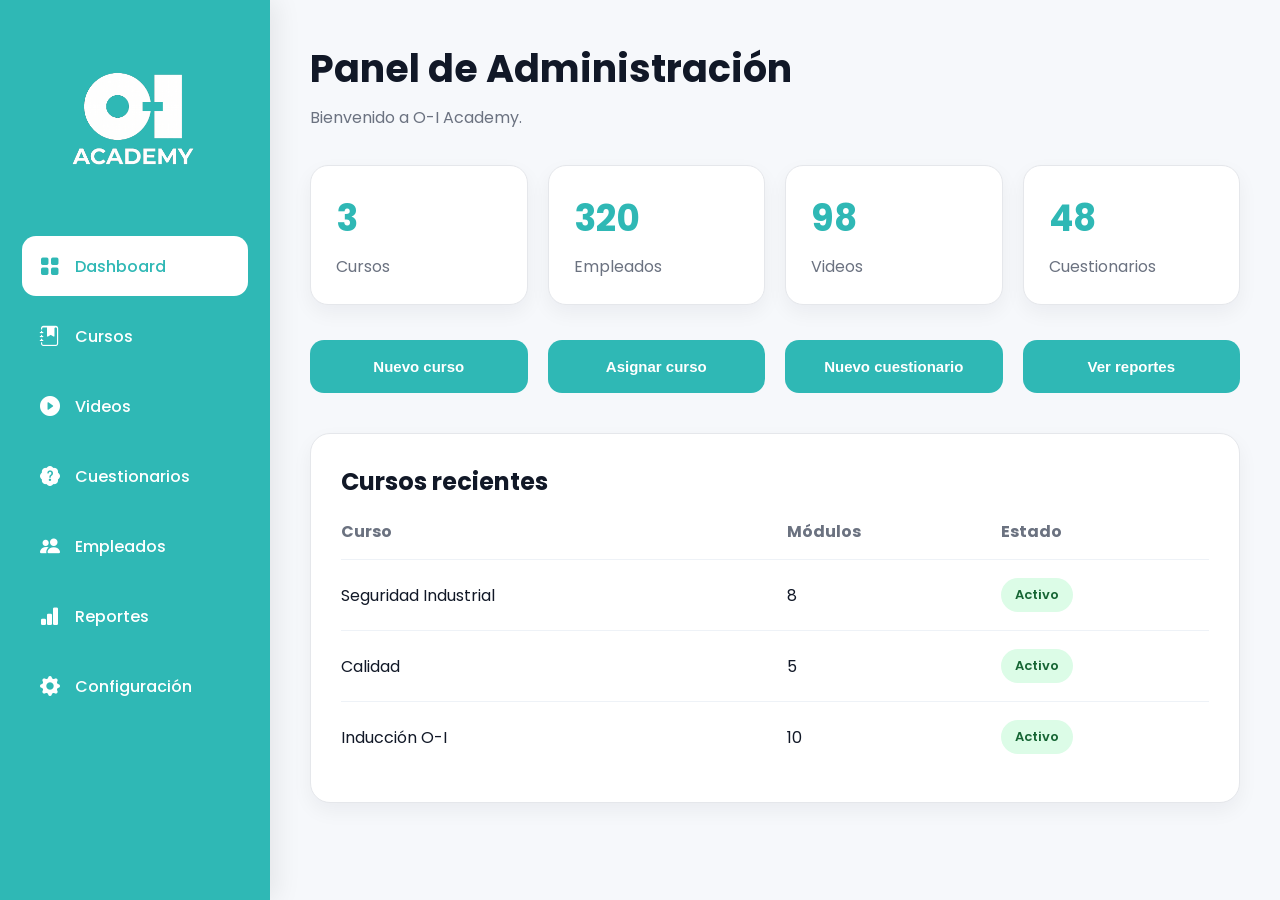
<file: admin.html>
<!DOCTYPE html>
<html lang="es">

<head>

    <meta charset="UTF-8">
    <meta name="viewport" content="width=device-width, initial-scale=1.0">

    <title>O-I Academy | Administración</title>

    <link rel="preconnect" href="https://fonts.googleapis.com">

    <link rel="preconnect" href="https://fonts.gstatic.com" crossorigin>

    <link href="https://fonts.googleapis.com/css2?family=Poppins:wght@300;400;500;600;700&display=swap" rel="stylesheet">

    <link rel="stylesheet" href="https://cdn.jsdelivr.net/npm/bootstrap-icons@1.13.1/font/bootstrap-icons.min.css">

    <link rel="stylesheet" href="css/style.css">

    <link rel="stylesheet" href="css/admin.css">

</head>

<body>

<div class="admin">

    <aside class="sidebar">

        <div>

            <div class="logo">

                <img src="assets/OI_Academy_transparente.png">

            </div>

            <nav>

                <a class="active" data-page="dashboard">

                    <i class="bi bi-grid-fill"></i>

                    <span>Dashboard</span>

                </a>

                <a data-page="courses">

                    <i class="bi bi-journal-bookmark-fill"></i>

                    <span>Cursos</span>

                </a>

                <a data-page="videos">

                    <i class="bi bi-play-circle-fill"></i>

                    <span>Videos</span>

                </a>

                <a data-page="quizzes">

                    <i class="bi bi-patch-question-fill"></i>

                    <span>Cuestionarios</span>

                </a>

                <a data-page="employees">

                    <i class="bi bi-people-fill"></i>

                    <span>Empleados</span>

                </a>

                <a data-page="reports">

                    <i class="bi bi-bar-chart-fill"></i>

                    <span>Reportes</span>

                </a>

                <a data-page="settings">

                    <i class="bi bi-gear-fill"></i>

                    <span>Configuración</span>

                </a>

            </nav>

        </div>

    </aside>

    <main class="content">

        <div id="app">

        </div>

    </main>

</div>
<!-- MODAL NUEVO CURSO -->

<div class="modal" id="courseModal">

    <div class="modal-content">

        <div class="modal-header">

            <h2>Nuevo Curso</h2>

            <button id="closeModal">

                <i class="bi bi-x-lg"></i>

            </button>

        </div>

        <div class="modal-body">

            <div class="form-group">

                <label>Nombre del curso</label>

                <input id="courseName" type="text" placeholder="Ej. Seguridad Industrial">

            </div>

            <div class="form-group">

                <label>Categoría</label>

                <select id="courseCategory">

                    <option>Seguridad</option>

                    <option>Producción</option>

                    <option>Calidad</option>

                    <option>Recursos Humanos</option>

                </select>

            </div>

            <div class="form-group">

                <label>Descripción</label>

                <textarea id="courseDescription" rows="4"></textarea>

            </div>

            <div class="form-group">

                <label>Duración</label>

                <input id="courseDuration" type="text" placeholder="2 horas">

            </div>

            <div class="form-buttons">

                <button class="btn-cancel" id="cancelCourse">
            
                    Cancelar
            
                </button>
            
                <button class="btn-save" id="saveCourse">
            
                    <i class="bi bi-plus-circle-fill"></i>
            
                    Crear curso
            
                </button>
            
            </div>

        </div>

    </div>

</div>

<script src="js/admin.js"></script>

</body>

</html>
</file>
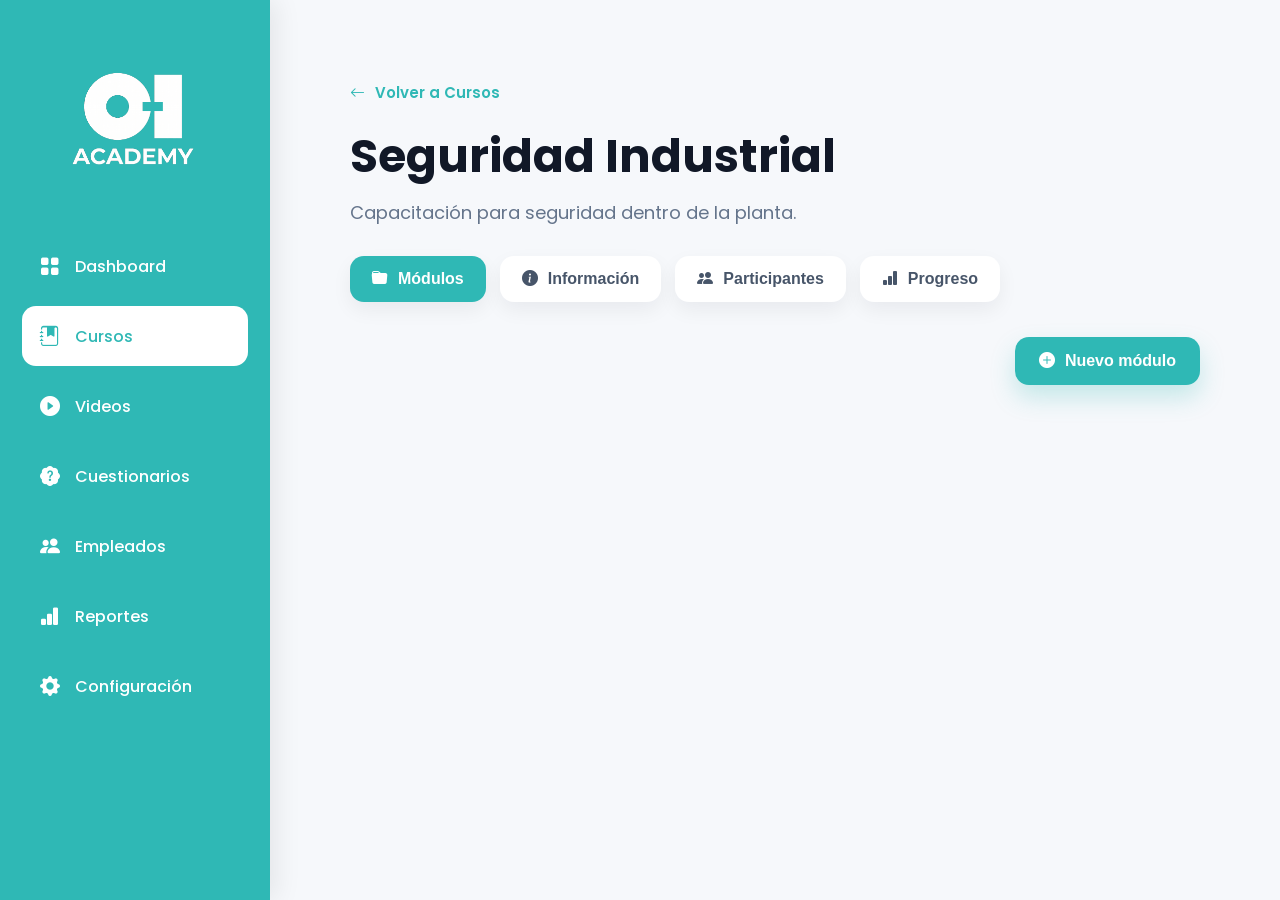
<file: course-editor.html>
<!DOCTYPE html>
<html lang="es">

<head>

    <meta charset="UTF-8">

    <meta name="viewport" content="width=device-width, initial-scale=1.0">

    <title>O-I Academy | Editor de Curso</title>

    <link rel="preconnect" href="https://fonts.googleapis.com">

    <link rel="preconnect" href="https://fonts.gstatic.com" crossorigin>

    <link href="https://fonts.googleapis.com/css2?family=Poppins:wght@300;400;500;600;700&display=swap" rel="stylesheet">

    <link rel="stylesheet" href="https://cdn.jsdelivr.net/npm/bootstrap-icons@1.13.1/font/bootstrap-icons.min.css">

    <link rel="stylesheet" href="css/style.css">
    <link rel="stylesheet" href="css/admin.css">
    <link rel="stylesheet" href="css/course-editor.css">

</head>

<body>

<div class="admin">

    <aside class="sidebar">

        <div>

            <div class="logo">

                <img src="assets/OI_Academy_transparente.png">

            </div>

            <nav>

                <a href="admin.html" data-page="dashboard">

                    <i class="bi bi-grid-fill"></i>

                    <span>Dashboard</span>

                </a>

                <a href="admin.html" class="active" data-page="courses">

                    <i class="bi bi-journal-bookmark-fill"></i>

                    <span>Cursos</span>

                </a>

                <a href="admin.html" data-page="videos">

                    <i class="bi bi-play-circle-fill"></i>

                    <span>Videos</span>

                </a>

                <a href="admin.html" data-page="quizzes">

                    <i class="bi bi-patch-question-fill"></i>

                    <span>Cuestionarios</span>

                </a>

                <a href="admin.html" data-page="employees">

                    <i class="bi bi-people-fill"></i>

                    <span>Empleados</span>

                </a>

                <a href="admin.html" data-page="reports">

                    <i class="bi bi-bar-chart-fill"></i>

                    <span>Reportes</span>

                </a>

                <a href="admin.html" data-page="settings">

                    <i class="bi bi-gear-fill"></i>

                    <span>Configuración</span>

                </a>

            </nav>

        </div>

    </aside>

    <main class="content">

        <div class="editor-container">

            <header class="editor-header">

                <a href="admin.html" class="back-button">

                    <i class="bi bi-arrow-left"></i>

                    Volver a Cursos

                </a>

                <h1 id="courseTitle">Cargando...</h1>

                <p id="courseSubtitle"></p>

            </header>

            <nav class="editor-tabs">

                <button class="tab active">

                    <i class="bi bi-folder-fill"></i>

                    Módulos

                </button>

                <button class="tab">

                    <i class="bi bi-info-circle-fill"></i>

                    Información

                </button>

                <button class="tab">

                    <i class="bi bi-people-fill"></i>

                    Participantes

                </button>

                <button class="tab">

                    <i class="bi bi-bar-chart-fill"></i>

                    Progreso

                </button>

            </nav>

            <div class="toolbar">

                <button id="newModule" class="btn-primary">

                    <i class="bi bi-plus-circle-fill"></i>

                    Nuevo módulo

                </button>

            </div>

            <div id="modulesContainer">

            </div>

        </div>

    </main>

</div>
<!-- Modal Nuevo Módulo -->
<div id="moduleModal" class="modal">

    <div class="modal-content">

        <div class="modal-header">

            <h2>Nuevo módulo</h2>

            <button id="closeModuleModal">

                <i class="bi bi-x-lg"></i>

            </button>

        </div>

        <div class="modal-body">

            <div class="form-group">

                <label>Nombre del módulo</label>

                <input
                    id="moduleName"
                    type="text"
                    placeholder="Ej. Uso de Extintores">

            </div>

            <div class="form-buttons">

                <button class="btn-cancel">

                    Cancelar

                </button>

                <button id="saveModule" class="btn-save">

                    <i class="bi bi-plus-circle-fill"></i>

                    Guardar módulo

                </button>

            </div>

        </div>

    </div>

</div>

<!-- Modal Agregar Contenido -->
<div id="contentModal" class="modal">

    <div class="modal-content">

        <div class="modal-header">

            <h2 id="contentModalTitle">

                Agregar contenido

            </h2>

            <button id="closeContentModal">

                <i class="bi bi-x-lg"></i>

            </button>

        </div>

        <div class="modal-body">

            <div class="form-group">

                <label>Nombre</label>

                <input
                    id="contentName"
                    type="text"
                    placeholder="Escribe el nombre">

            </div>

            <div class="form-group" id="valueGroup">

                <label id="secondFieldLabel">
            
                    Archivo
            
                </label>
            
                <input
    id="contentValue"
    type="text"
    placeholder="">
            
            </div>
            
            <div class="form-group" id="descriptionGroup">
            
                <label>Descripción</label>
            
                <textarea
                    id="contentDescription"
                    rows="4"
                    placeholder="Escribe una descripción..."></textarea>
            
            </div>

            <div class="form-buttons">

                <button
                    id="cancelContent"
                    class="btn-cancel">

                    Cancelar

                </button>

                <button
                    id="saveContent"
                    class="btn-save">

                    Guardar

                </button>

            </div>

        </div>

    </div>

</div>
<div id="questionModal" class="modal">

    <div class="modal-content">

        <div class="modal-header">

            <h2>Administrar preguntas</h2>

            <button id="closeQuestionModal">

                <i class="bi bi-x-lg"></i>

            </button>

        </div>

        <div class="modal-body">

            <div class="question-layout">
        
                <aside class="question-sidebar">

                    <h3>Preguntas</h3>
                
                    <button
                        id="newQuestion"
                        class="btn-save">
                
                        <i class="bi bi-plus-circle-fill"></i>
                
                        Nueva pregunta
                
                    </button>
                
                    <div id="questionsList"></div>
                
                </aside>
        
                <section class="question-editor">
        
                    <div class="form-group">
        
                        <label>Tipo de pregunta</label>
        
                        <select id="questionType">
        
                            <option value="multiple">Opción múltiple</option>
                            <option value="boolean">Verdadero / Falso</option>
                            <option value="text">Respuesta abierta</option>
                            <option value="checkbox">Selección múltiple</option>
                            <option value="order">Ordenar pasos</option>
                            <option value="match">Relacionar columnas</option>
                            <option value="complete">Completar espacios</option>
        
                        </select>
        
                    </div>
        
                    <div id="questionEditor">
        
                    </div>
        
                </section>
        
            </div>
        
        </div>

        <div class="form-buttons">

            <button
                id="cancelQuestion"
                class="btn-cancel">

                Cancelar

            </button>

            <button
                id="saveQuestion"
                class="btn-save">

                Guardar pregunta

            </button>

        </div>

    </div>

</div>
<script src="js/course-editor.js"></script>
</body>

</html>
</file>
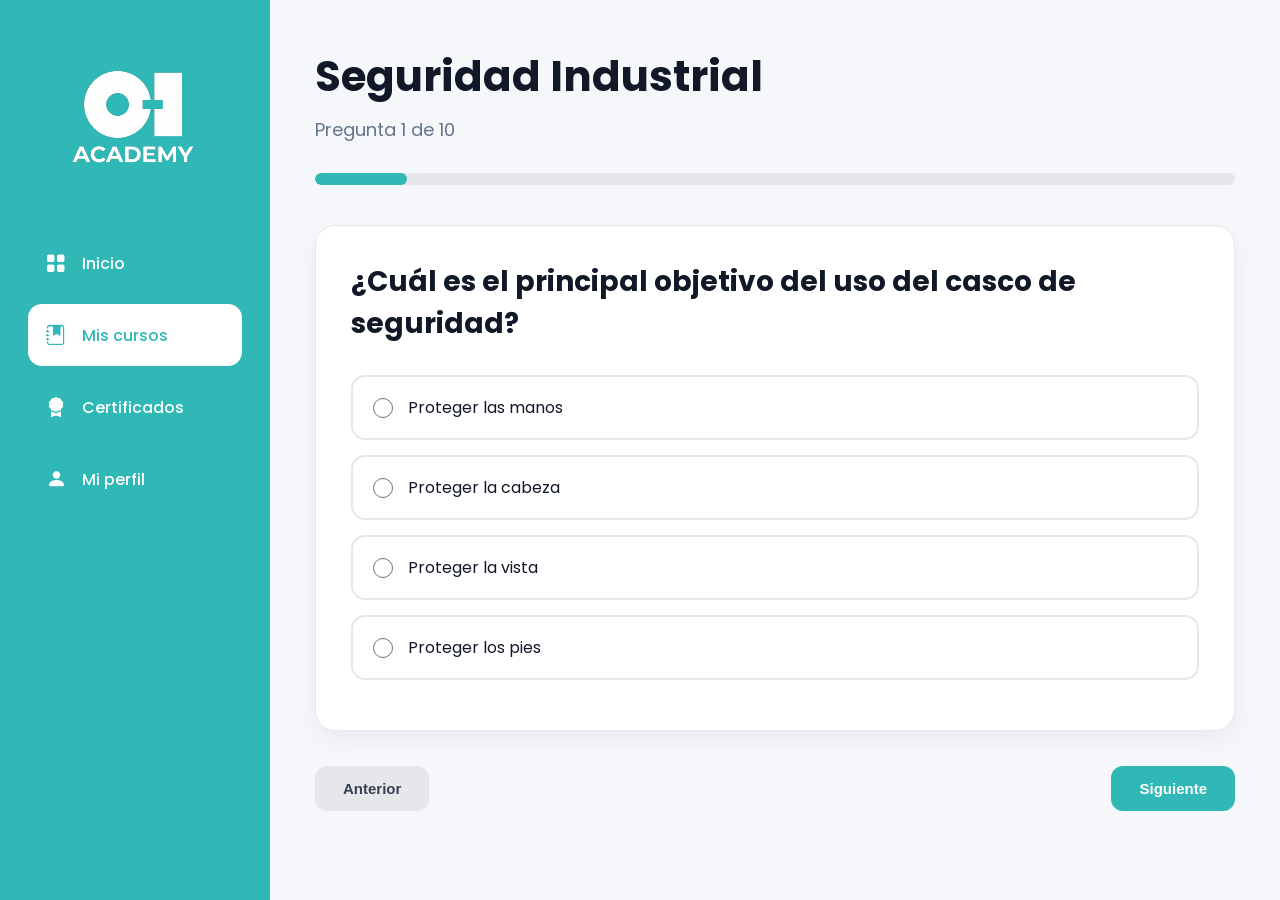
<file: cuestionario.html>
<!DOCTYPE html>
<html lang="es">

<head>

<meta charset="UTF-8">
<meta name="viewport" content="width=device-width, initial-scale=1.0">

<title>Cuestionario | O-I Academy</title>

<link rel="preconnect" href="https://fonts.googleapis.com">
<link rel="preconnect" href="https://fonts.gstatic.com" crossorigin>

<link href="https://fonts.googleapis.com/css2?family=Poppins:wght@300;400;500;600;700&display=swap" rel="stylesheet">

<link rel="stylesheet" href="https://cdn.jsdelivr.net/npm/bootstrap-icons@1.13.1/font/bootstrap-icons.min.css">

<link rel="stylesheet" href="css/style.css">
<link rel="stylesheet" href="css/dashboard.css">
<link rel="stylesheet" href="css/cuestionario.css">

</head>

<body>

<div class="container">

    <aside class="sidebar">

        <div>

            <div class="logo">

                <img src="assets/OI_Academy_transparente.png">

            </div>

            <nav>

                <a href="dashboard.html">

                    <i class="bi bi-grid-fill"></i>

                    <span>Inicio</span>

                </a>

                <a href="cursos.html" class="active">

                    <i class="bi bi-journal-bookmark-fill"></i>

                    <span>Mis cursos</span>

                </a>

                <a href="certificados.html">

                    <i class="bi bi-award-fill"></i>

                    <span>Certificados</span>

                </a>

                <a href="perfil.html">

                    <i class="bi bi-person-fill"></i>

                    <span>Mi perfil</span>

                </a>

            </nav>

        </div>

    </aside>

    <main class="content">

        <div class="quiz-header">

            <h1>Seguridad Industrial</h1>

            <p>Pregunta 1 de 10</p>

        </div>

        <div class="progress">

            <div style="width:10%"></div>

        </div>

        <div class="question-card">

            <h2>

                ¿Cuál es el principal objetivo del uso del casco de seguridad?

            </h2>

            <label class="option">

                <input type="radio" name="q1">

                Proteger las manos

            </label>

            <label class="option">

                <input type="radio" name="q1">

                Proteger la cabeza

            </label>

            <label class="option">

                <input type="radio" name="q1">

                Proteger la vista

            </label>

            <label class="option">

                <input type="radio" name="q1">

                Proteger los pies

            </label>

        </div>

        <div class="quiz-buttons">

            <button class="secondary">

                Anterior

            </button>

            <button class="primary">

                Siguiente

            </button>

        </div>

    </main>

</div>

</body>

</html>
</file>
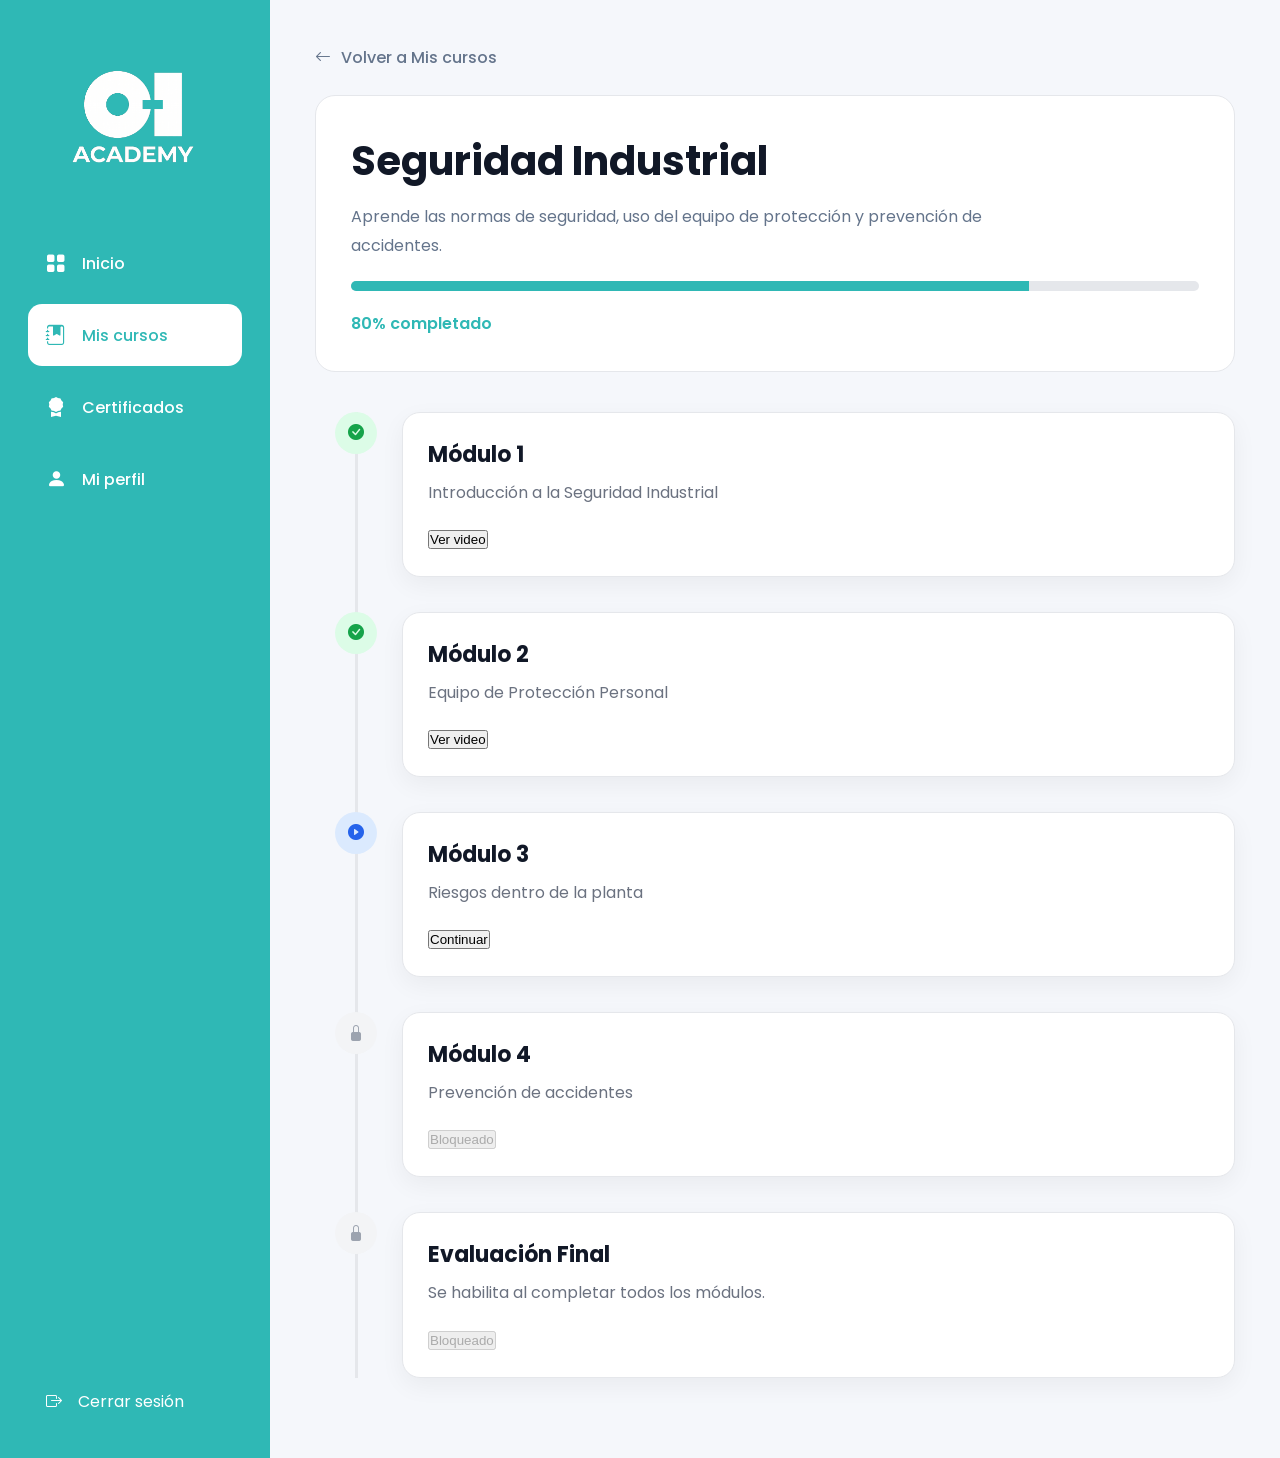
<file: curso.html>
<!DOCTYPE html>
<html lang="es">

<head>

    <meta charset="UTF-8">
    <meta name="viewport" content="width=device-width, initial-scale=1.0">

    <title>Seguridad Industrial | O-I Academy</title>

    <link rel="preconnect" href="https://fonts.googleapis.com">

    <link rel="preconnect" href="https://fonts.gstatic.com" crossorigin>

    <link href="https://fonts.googleapis.com/css2?family=Poppins:wght@300;400;500;600;700&display=swap"
        rel="stylesheet">

    <link rel="stylesheet"
        href="https://cdn.jsdelivr.net/npm/bootstrap-icons@1.13.1/font/bootstrap-icons.min.css">

    <link rel="stylesheet" href="css/style.css">
    <link rel="stylesheet" href="css/dashboard.css">
    <link rel="stylesheet" href="css/curso.css">

</head>

<body>

<div class="container">

    <aside class="sidebar">

        <div>

            <div class="logo">

                <img src="assets/OI_Academy_transparente.png" alt="O-I Academy">

            </div>

            <nav>

                <a href="dashboard.html">

                    <i class="bi bi-grid-fill"></i>

                    <span>Inicio</span>

                </a>

                <a class="active" href="cursos.html">

                    <i class="bi bi-journal-bookmark-fill"></i>

                    <span>Mis cursos</span>

                </a>

                <a>

                    <i class="bi bi-award-fill"></i>

                    <span>Certificados</span>

                </a>

                <a>

                    <i class="bi bi-person-fill"></i>

                    <span>Mi perfil</span>

                </a>

            </nav>

        </div>

        <div class="logout">

            <a href="index.html">

                <i class="bi bi-box-arrow-right"></i>

                <span>Cerrar sesión</span>

            </a>

        </div>

    </aside>

    <main class="content">

        <a href="cursos.html" class="back">

            <i class="bi bi-arrow-left"></i>

            Volver a Mis cursos

        </a>

        <div class="course-header">

            <h1>Seguridad Industrial</h1>

            <p>

                Aprende las normas de seguridad, uso del equipo de protección y prevención de accidentes.

            </p>

            <div class="progress">

                <div style="width:80%"></div>

            </div>

            <span>80% completado</span>

        </div>

        <div class="timeline">

            <div class="module completed">

                <div class="module-icon">

                    <i class="bi bi-check-circle-fill"></i>

                </div>

                <div class="module-content">

                    <h3>Módulo 1</h3>

                    <p>Introducción a la Seguridad Industrial</p>

                    <button onclick="location.href='video.html'">

                        Ver video

                    </button>

                </div>

            </div>

            <div class="module completed">

                <div class="module-icon">

                    <i class="bi bi-check-circle-fill"></i>

                </div>

                <div class="module-content">

                    <h3>Módulo 2</h3>

                    <p>Equipo de Protección Personal</p>

                    <button>

                        Ver video

                    </button>

                </div>

            </div>

            <div class="module active">

                <div class="module-icon">

                    <i class="bi bi-play-circle-fill"></i>

                </div>

                <div class="module-content">

                    <h3>Módulo 3</h3>

                    <p>Riesgos dentro de la planta</p>

                    <button>

                        Continuar

                    </button>

                </div>

            </div>

            <div class="module locked">

                <div class="module-icon">

                    <i class="bi bi-lock-fill"></i>

                </div>

                <div class="module-content">

                    <h3>Módulo 4</h3>

                    <p>Prevención de accidentes</p>

                    <button disabled>

                        Bloqueado

                    </button>

                </div>

            </div>

            <div class="module locked">

                <div class="module-icon">

                    <i class="bi bi-lock-fill"></i>

                </div>

                <div class="module-content">

                    <h3>Evaluación Final</h3>

                    <p>Se habilita al completar todos los módulos.</p>

                    <button disabled>

                        Bloqueado

                    </button>

                </div>

            </div>

        </div>

    </main>

</div>

</body>

</html>
</file>
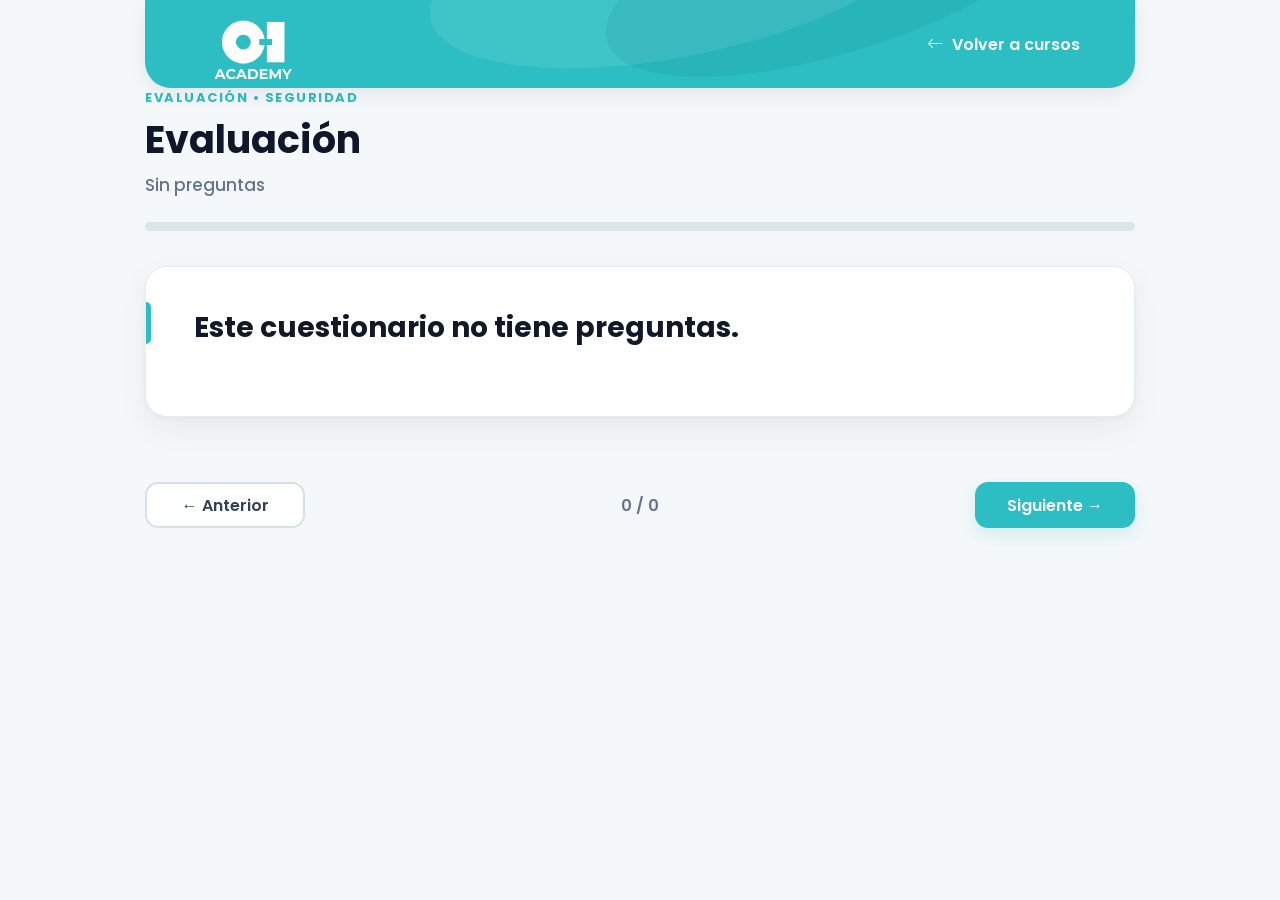
<file: quiz-player.html>
<!DOCTYPE html>

<html lang="es">

<head>

    <meta charset="UTF-8">

    <meta name="viewport" content="width=device-width, initial-scale=1.0">

    <title>O-I Academy | Evaluación</title>

    <link rel="preconnect" href="https://fonts.googleapis.com">

    <link rel="preconnect" href="https://fonts.gstatic.com" crossorigin>

    <link href="https://fonts.googleapis.com/css2?family=Poppins:wght@300;400;500;600;700&display=swap" rel="stylesheet">

    <link rel="stylesheet" href="https://cdn.jsdelivr.net/npm/bootstrap-icons@1.13.1/font/bootstrap-icons.min.css">

    <link rel="stylesheet" href="css/style.css">

    <link rel="stylesheet" href="css/admin.css">

    <link rel="stylesheet" href="css/quiz-player.css">

</head>

<body>

    <main class="quiz-page">

        <div class="editor-container">

            <div class="topbar">

                <img
                    src="assets/OI_Academy_transparente.png"
                    class="quiz-logo">
            
                <button id="backToPlatform" class="topbar-back">
                    <i class="bi bi-arrow-left"></i>
                    <span>Volver a cursos</span>
                </button>
            
            </div>

            <header class="quiz-header">
          
                <h1 id="quizTitle">Cargando...</h1>            
                <p id="quizProgress">
            
                    Pregunta 1 de 10
            
                </p>
            
                <div class="progress">
            
                    <div
                        class="progress-bar"
                        id="progressBar"></div>
            
                </div>
            
            </header>
            <div id="resultView" class="result-view" style="display:none;">

                <div class="result-icon">
                    <i class="bi bi-check-lg"></i>
                </div>
            
                <p class="result-label">
                    EVALUACIÓN COMPLETADA
                </p>
            
                <h2>¡Evaluación finalizada!</h2>
            
                <p class="result-subtitle">
                    Este es tu resultado
                </p>
            
                <div class="result-score">
            
                    <strong id="resultPercentage">
                        0%
                    </strong>
            
                    <span id="resultCorrect">
                        0 de 0 respuestas correctas
                    </span>
            
                </div>
            
                <div class="result-message-box">
            
                    <i class="bi bi-info-circle-fill"></i>
            
                    <p id="resultMessage">
                        Has completado la evaluación.
                    </p>
            
                </div>
            
                <button
                    id="continueCourse"
                    class="result-button">
            
                    Volver al curso
            
                    <i class="bi bi-arrow-right"></i>
            
                </button>
            
            </div>
            <div class="question-view">

                <h2 id="questionTitle">

                    Cargando...

                </h2>

                <div id="answersContainer">

                </div>

            </div>

            <div class="toolbar">

    <button
        id="previousQuestion"
        class="btn-secondary">

        ← Anterior

    </button>

    <span id="counter">

        1 / 10

    </span>

    <button
        id="nextQuestion"
        class="btn-primary">

        Siguiente →

    </button>

</div>

        </div>

    </main>

    <script src="js/quiz-player.js"></script>

</body>

</html>
</file>
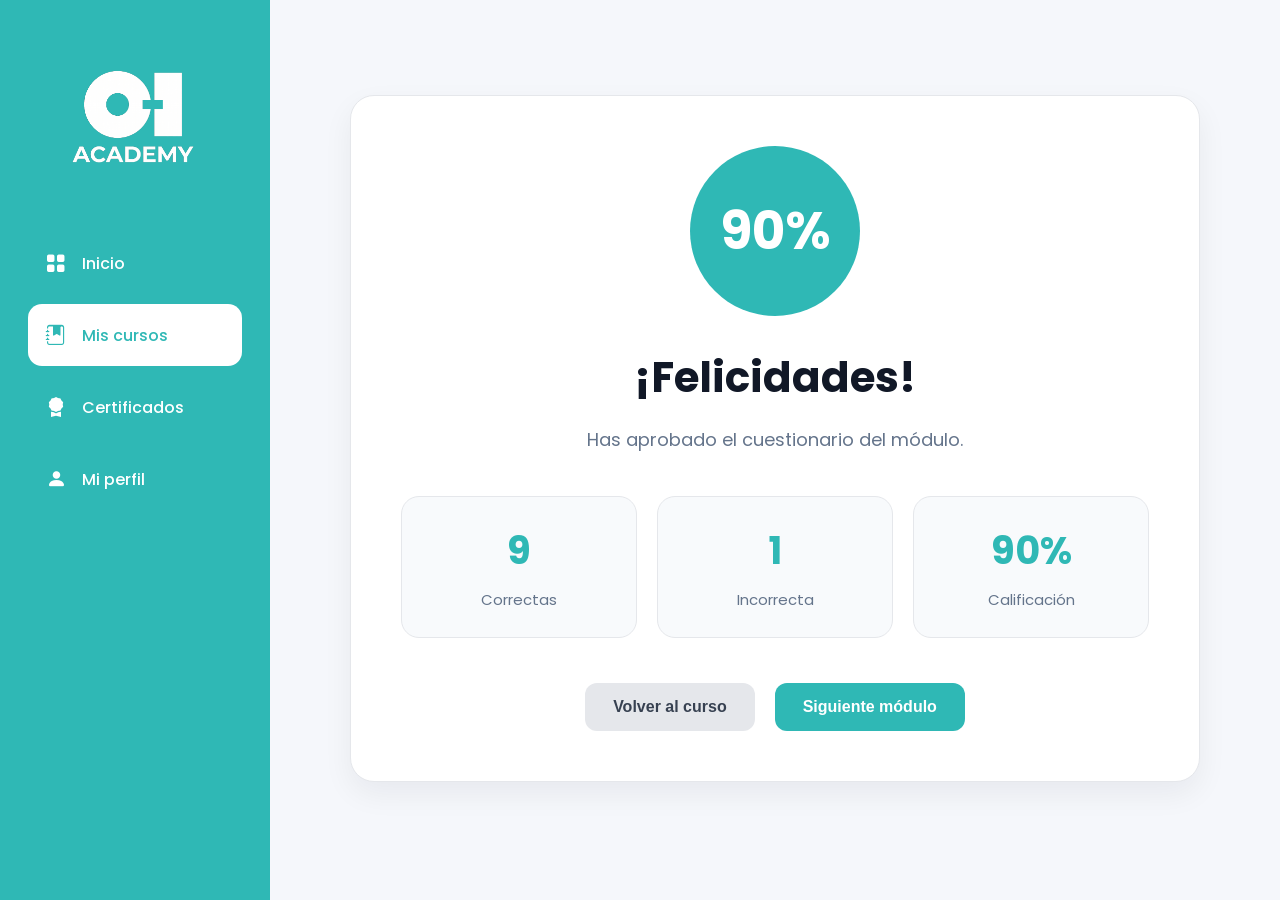
<file: resultado.html>
<!DOCTYPE html>
<html lang="es">

<head>

    <meta charset="UTF-8">
    <meta name="viewport" content="width=device-width, initial-scale=1.0">

    <title>Resultado | O-I Academy</title>

    <link rel="preconnect" href="https://fonts.googleapis.com">
    <link rel="preconnect" href="https://fonts.gstatic.com" crossorigin>

    <link href="https://fonts.googleapis.com/css2?family=Poppins:wght@300;400;500;600;700&display=swap"
        rel="stylesheet">

    <link rel="stylesheet"
        href="https://cdn.jsdelivr.net/npm/bootstrap-icons@1.13.1/font/bootstrap-icons.min.css">

    <link rel="stylesheet" href="css/style.css">
    <link rel="stylesheet" href="css/dashboard.css">
    <link rel="stylesheet" href="css/resultado.css">

</head>

<body>

<div class="container">

    <aside class="sidebar">

        <div>

            <div class="logo">

                <img src="assets/OI_Academy_transparente.png" alt="O-I Academy">

            </div>

            <nav>

                <a href="dashboard.html">

                    <i class="bi bi-grid-fill"></i>

                    <span>Inicio</span>

                </a>

                <a href="cursos.html" class="active">

                    <i class="bi bi-journal-bookmark-fill"></i>

                    <span>Mis cursos</span>

                </a>

                <a href="certificados.html">

                    <i class="bi bi-award-fill"></i>

                    <span>Certificados</span>

                </a>

                <a href="perfil.html">

                    <i class="bi bi-person-fill"></i>

                    <span>Mi perfil</span>

                </a>

            </nav>

        </div>

    </aside>

    <main class="content">

        <div class="result-card">

            <div class="score">

                90%

            </div>

            <h1>¡Felicidades!</h1>

            <p>

                Has aprobado el cuestionario del módulo.

            </p>

            <div class="stats">

                <div>

                    <h3>9</h3>

                    <span>Correctas</span>

                </div>

                <div>

                    <h3>1</h3>

                    <span>Incorrecta</span>

                </div>

                <div>

                    <h3>90%</h3>

                    <span>Calificación</span>

                </div>

            </div>

            <div class="buttons">

                <button onclick="location.href='curso.html'">

                    Volver al curso

                </button>

                <button class="primary" onclick="location.href='video.html'">

                    Siguiente módulo

                </button>

            </div>

        </div>

    </main>

</div>

</body>

</html>
</file>
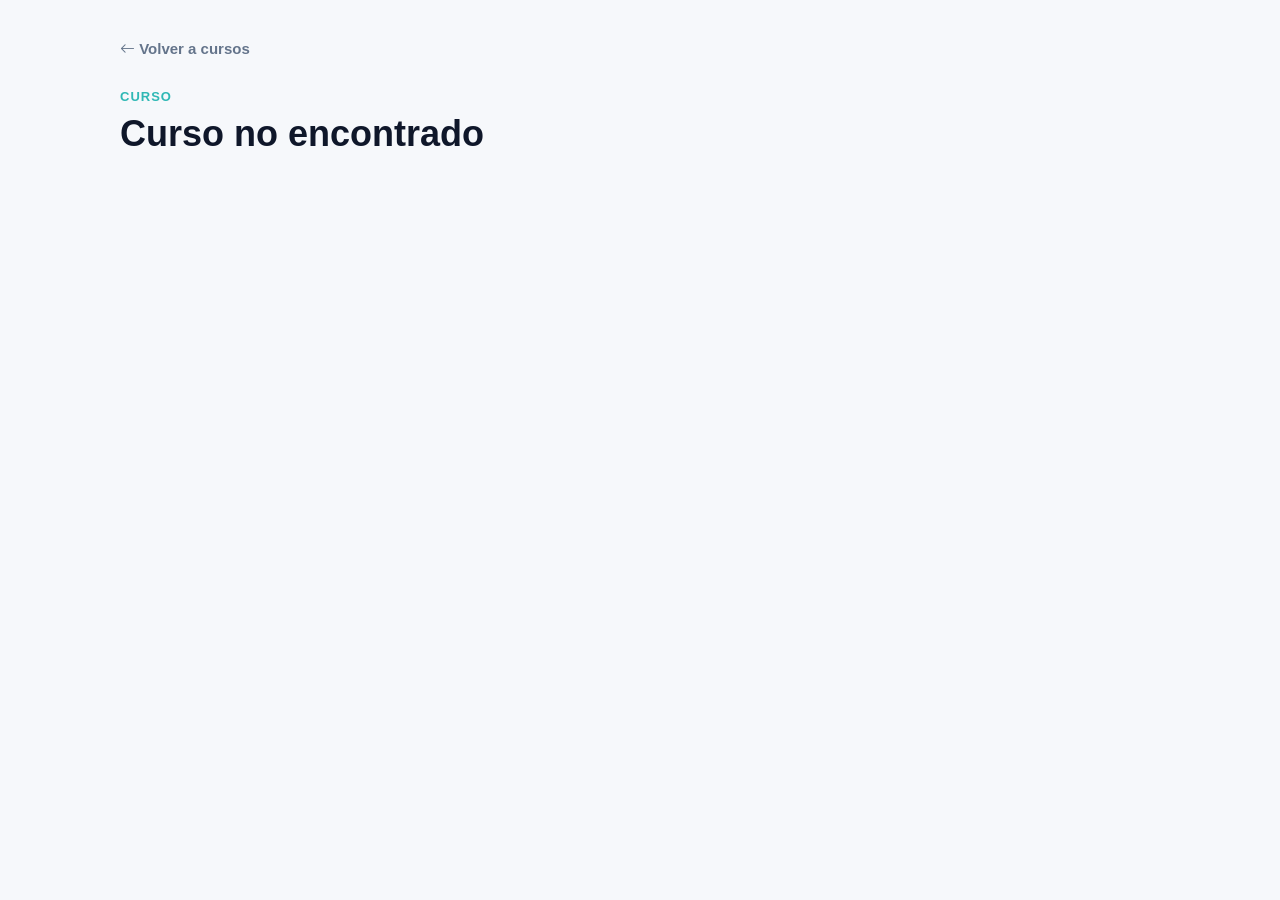
<file: student-course.html>
<!DOCTYPE html>
<html lang="es">

<head>

    <meta charset="UTF-8">

    <meta
        name="viewport"
        content="width=device-width, initial-scale=1.0"
    >

    <title>
        Curso | O-I Academy
    </title>

    <link rel="stylesheet" href="css/style.css">
    <link rel="stylesheet" href="css/admin.css">


    <link
        rel="stylesheet"
        href="https://cdn.jsdelivr.net/npm/bootstrap-icons@1.11.3/font/bootstrap-icons.min.css"
    >

</head>


<body>


<main class="student-course-page">


    <header class="student-course-header">


        <button
            id="backToCourses"
            class="back-button"
        >

            <i class="bi bi-arrow-left"></i>

            Volver a cursos

        </button>


        <div class="course-heading">


            <span class="course-label">
                Curso
            </span>


            <h1 id="courseTitle">
                Cargando...
            </h1>


            <p id="courseDescription"></p>


        </div>


    </header>


    <section
        id="modulesContainer"
        class="student-modules"
    >
    </section>


</main>


<script src="js/student-course.js"></script>


</body>

</html>
</file>
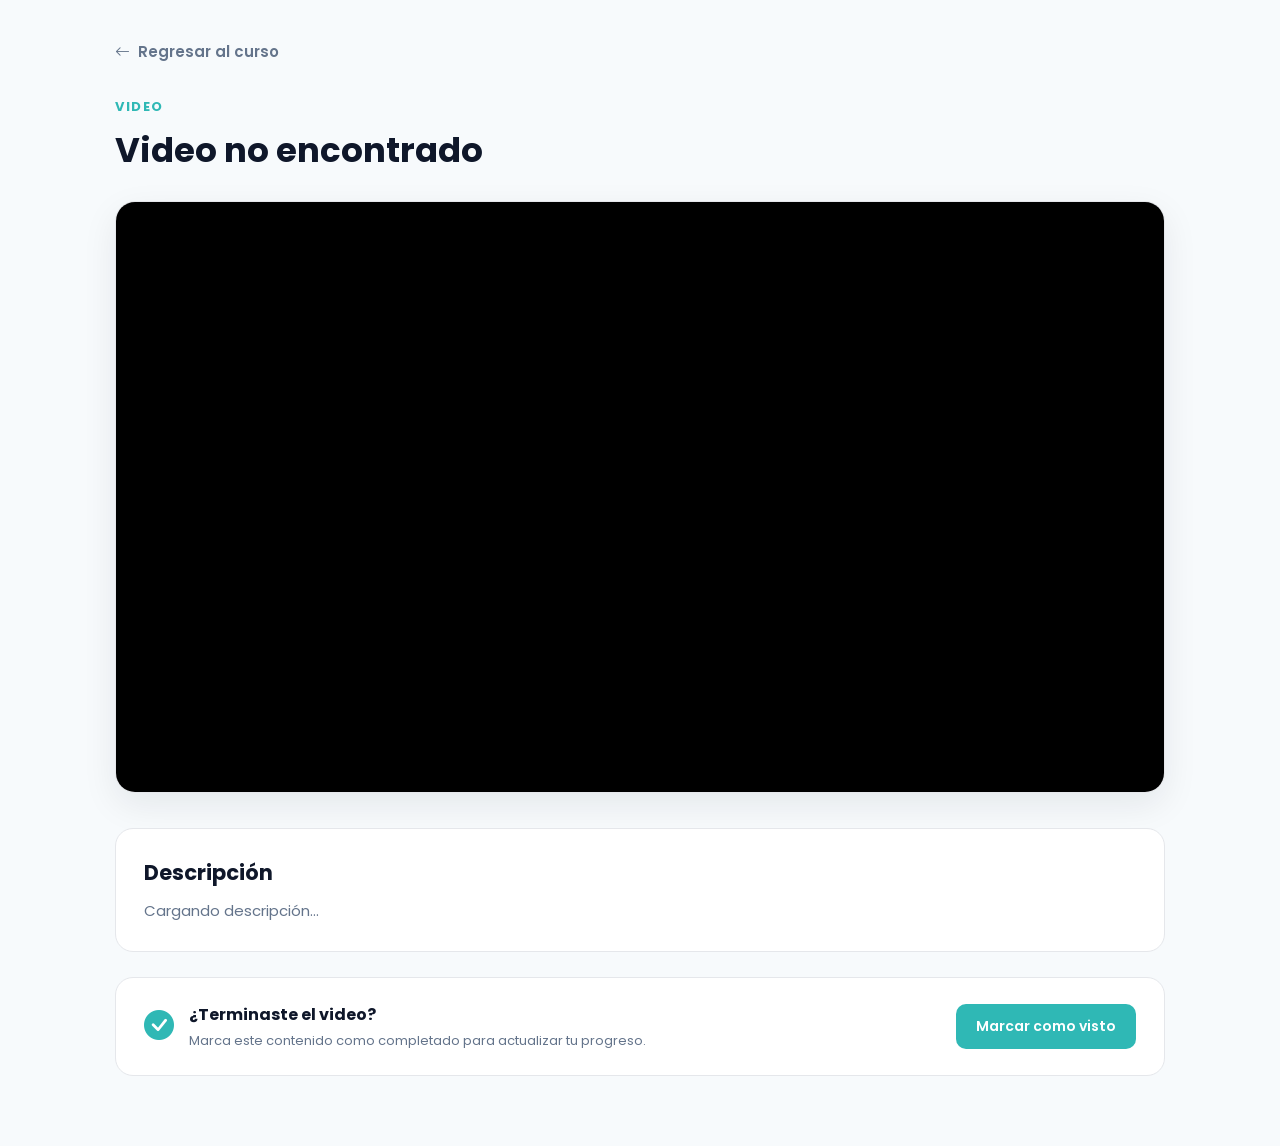
<file: video.html>
<!DOCTYPE html>
<html lang="es">

<head>

    <meta charset="UTF-8">

    <meta
        name="viewport"
        content="width=device-width, initial-scale=1.0"
    >

    <title>
        O-I Academy | Video
    </title>


    <link
        rel="preconnect"
        href="https://fonts.googleapis.com"
    >

    <link
        rel="preconnect"
        href="https://fonts.gstatic.com"
        crossorigin
    >

    <link
        href="https://fonts.googleapis.com/css2?family=Poppins:wght@300;400;500;600;700&display=swap"
        rel="stylesheet"
    >


    <link
        rel="stylesheet"
        href="https://cdn.jsdelivr.net/npm/bootstrap-icons@1.13.1/font/bootstrap-icons.min.css"
    >


    <link
        rel="stylesheet"
        href="css/style.css"
    >


    <link
        rel="stylesheet"
        href="css/video.css"
    >

</head>


<body>


<main class="video-page">


    <div class="video-container">


        <button
            id="backToCourse"
            class="video-back"
        >

            <i class="bi bi-arrow-left"></i>

            Regresar al curso

        </button>


        <header class="video-header">

            <span class="video-label">
                VIDEO
            </span>


            <h1 id="videoTitle">
                Cargando...
            </h1>

        </header>


        <section class="video-card">


            <div class="video-wrapper">

                <iframe
                    id="videoPlayer"
                    src=""
                    title="Video de capacitación"
                    allow="accelerometer; autoplay; clipboard-write; encrypted-media; gyroscope; picture-in-picture"
                    allowfullscreen>
                </iframe>

            </div>


        </section>


        <section class="video-description">


            <h2>
                Descripción
            </h2>


            <p id="videoDescription">
                Cargando descripción...
            </p>


        </section>


        <section class="video-completion">


            <div>

                <i class="bi bi-check-circle-fill"></i>


                <div>

                    <h3>
                        ¿Terminaste el video?
                    </h3>


                    <p>
                        Marca este contenido como completado
                        para actualizar tu progreso.
                    </p>

                </div>

            </div>


            <button
                id="markVideo"
                class="mark-video"
            >

                Marcar como visto

            </button>


        </section>


    </div>


</main>


<script src="js/video.js"></script>


</body>

</html>
</file>
<file: css/style.css>
/*=========================
        VARIABLES
==========================*/

:root{

    --primary:#2FB8B5;

    --primary-dark:#249C99;

    --background:#F8FAFC;

    --white:#FFFFFF;

    --text:#1F2937;

    --gray:#64748B;

    --border:#E5E7EB;

    --success:#22C55E;

    --danger:#EF4444;

    --radius:18px;

    --shadow:0 10px 30px rgba(0,0,0,.08);

    --transition:.30s;

}

/*=========================
        RESET
==========================*/

*{

    margin:0;

    padding:0;

    box-sizing:border-box;

}

html{

    scroll-behavior:smooth;

}

body{

    font-family:'Poppins',sans-serif;

    background:var(--background);

    color:var(--text);

}
.student-course-page {
    max-width: 1100px;
    margin: 0 auto;
    padding: 40px 30px 70px;
}

.student-course-header {
    margin-bottom: 40px;
}

.back-button {
    border: none;
    background: transparent;
    color: #64748B;
    font-size: 15px;
    font-weight: 600;
    cursor: pointer;
    margin-bottom: 30px;
}

.back-button:hover {
    color: #2FB8B5;
}

.course-label {
    color: #2FB8B5;
    font-size: 13px;
    font-weight: 700;
    text-transform: uppercase;
    letter-spacing: 1px;
}

.course-heading h1 {
    margin: 8px 0;
    color: #0F172A;
    font-size: 36px;
}

.course-heading p {
    color: #64748B;
    font-size: 16px;
}

.student-modules {
    display: flex;
    flex-direction: column;
    gap: 25px;
}

.student-module {
    background: white;
    border: 1px solid #E5E7EB;
    border-radius: 18px;
    overflow: hidden;
}

.student-module-header {
    padding: 25px 28px;
    border-bottom: 1px solid #E5E7EB;
}

.student-module-header span {
    color: #2FB8B5;
    font-size: 13px;
    font-weight: 700;
}

.student-module-header h2 {
    margin: 6px 0 0;
    color: #0F172A;
    font-size: 22px;
}

.student-content-list {
    display: flex;
    flex-direction: column;
}

.student-content-item {
    display: flex;
    align-items: center;
    justify-content: space-between;
    gap: 20px;
    padding: 20px 28px;
    border-bottom: 1px solid #EEF2F4;
}

.student-content-item:last-child {
    border-bottom: none;
}

.student-content-item.completed {
    background: #F7FCFC;
}

.content-info {
    display: flex;
    align-items: center;
    gap: 15px;
}

.content-info > i {
    color: #2FB8B5;
    font-size: 24px;
}

.content-info h3 {
    margin: 0;
    color: #1E293B;
    font-size: 16px;
}

.content-info span {
    display: block;
    margin-top: 4px;
    color: #94A3B8;
    font-size: 13px;
}

.open-video,
.open-document,
.open-quiz {
    border: none;
    border-radius: 9px;
    padding: 10px 18px;
    background: #2FB8B5;
    color: white;
    font-family: inherit;
    font-weight: 600;
    cursor: pointer;
}

.open-video:hover,
.open-document:hover,
.open-quiz:hover {
    opacity: .9;
}

.empty-state {
    padding: 60px 30px;
    text-align: center;
    background: white;
    border-radius: 18px;
    border: 1px solid #E5E7EB;
}

.empty-state i {
    font-size: 40px;
    color: #2FB8B5;
}

.empty-state h3 {
    color: #0F172A;
    margin: 15px 0 8px;
}

.empty-state p {
    color: #64748B;
}

@media (max-width: 700px) {

    .student-course-page {
        padding: 25px 18px 50px;
    }

    .course-heading h1 {
        font-size: 28px;
    }

    .student-content-item {
        align-items: flex-start;
        flex-direction: column;
    }

    .open-video,
    .open-document,
    .open-quiz {
        width: 100%;
    }

}
</file>
<file: css/admin.css>
/*==================================================
                RESET
==================================================*/

*{
    margin:0;
    padding:0;
    box-sizing:border-box;
}

body{

    font-family:'Poppins',sans-serif;
    background:#F6F8FB;
    color:#111827;

}

/*==================================================
                LAYOUT
==================================================*/

.admin{

    display:flex;

    min-height:100vh;

}

/*==================================================
                SIDEBAR
==================================================*/

.sidebar{

    width:270px;

    background:#2FB8B5;

    color:#FFFFFF;

    display:flex;

    flex-direction:column;

    justify-content:space-between;

    padding:30px 22px;

    box-shadow:6px 0 25px rgba(0,0,0,.08);

}

.logo{

    text-align:center;

    margin-bottom:40px;

}

.logo img{

    width:170px;

}

.sidebar nav{

    display:flex;

    flex-direction:column;

    gap:10px;

}

.sidebar nav a{

    display:flex;

    align-items:center;

    gap:15px;

    padding:15px 18px;

    border-radius:14px;

    text-decoration:none;

    color:#FFFFFF;

    cursor:pointer;

    transition:.25s;

    font-weight:500;

}

.sidebar nav a i{

    font-size:20px;

}

.sidebar nav a:hover{

    background:rgba(255,255,255,.15);

}

.sidebar nav a.active{

    background:#FFFFFF;

    color:#2FB8B5;

}
.sidebar nav a.active i{

    color:#2FB8B5;

}

/*==================================================
                CONTENT
==================================================*/

.content{

    flex:1;

    padding:40px;

}
/*==================================================
                DASHBOARD
==================================================*/

.page-title{

    margin-bottom:35px;

}

.page-title h1{

    font-size:38px;

    color:#111827;

    margin-bottom:8px;

}

.page-title p{

    color:#6B7280;

    font-size:16px;

}

/*==================================================
                KPIs
==================================================*/

.kpis{

    display:grid;

    grid-template-columns:repeat(4,1fr);

    gap:20px;

    margin-bottom:35px;

}

.kpi{

    background:#FFFFFF;

    border:1px solid #E5E7EB;

    border-radius:18px;

    padding:25px;

    box-shadow:0 8px 20px rgba(15,23,42,.05);

}

.kpi h2{

    color:#2FB8B5;

    font-size:36px;

    margin-bottom:8px;

}

.kpi span{

    color:#6B7280;

}

/*==================================================
            ACCIONES RÁPIDAS
==================================================*/

.quick-actions{

    display:grid;

    grid-template-columns:repeat(4,1fr);

    gap:20px;

    margin-bottom:40px;

}

.quick-actions button{

    border:none;

    background:#2FB8B5;

    color:white;

    padding:18px;

    border-radius:14px;

    cursor:pointer;

    font-size:15px;

    font-weight:600;

    transition:.3s;

}

.quick-actions button:hover{

    background:#249A97;

}

/*==================================================
                PANEL
==================================================*/

.panel{

    background:white;

    border:1px solid #E5E7EB;

    border-radius:20px;

    padding:30px;

    box-shadow:0 8px 20px rgba(15,23,42,.05);

}

.panel table{

    width:100%;

    border-collapse:collapse;

    margin-top:20px;

}

.panel th{

    text-align:left;

    padding-bottom:15px;

    color:#6B7280;

}

.panel td{

    padding:18px 0;

    border-top:1px solid #EEF2F7;

}

/*==================================================
                RESPONSIVE
==================================================*/

@media(max-width:1100px){

    .kpis{

        grid-template-columns:repeat(2,1fr);

    }

    .quick-actions{

        grid-template-columns:repeat(2,1fr);

    }

}

@media(max-width:700px){

    .kpis{

        grid-template-columns:1fr;

    }

    .quick-actions{

        grid-template-columns:1fr;

    }

}
/*==================================================
                CURSOS
==================================================*/

.toolbar{

    display:flex;

    justify-content:space-between;

    align-items:center;

    margin-bottom:25px;

    gap:20px;

}

.toolbar input{

    width:320px;

    padding:12px 15px;

    border:1px solid #D1D5DB;

    border-radius:10px;

    outline:none;

}

.btn-primary{

    background:#2FB8B5;

    color:white;

    border:none;

    padding:12px 20px;

    border-radius:10px;

    cursor:pointer;

    font-weight:600;

}

.btn-primary:hover{

    background:#249A97;

}

.courses-table{

    width:100%;

    border-collapse:collapse;

}

.courses-table th{

    text-align:left;

    padding:15px;

    background:#F8FAFC;

}

.courses-table td{

    padding:18px 15px;

    border-top:1px solid #E5E7EB;

}

.courses-table td button{

    border:none;

    padding:8px 14px;

    border-radius:8px;

    cursor:pointer;

    margin-right:8px;

    background:#EEF2F7;

}

.courses-table td button:hover{

    background:#DDE5ED;

}

/* Botones editar y eliminar*/

.action-btn{

    border:none;

    border-radius:10px;

    padding:10px 16px;

    font-weight:600;

    cursor:pointer;

    display:inline-flex;

    align-items:center;

    gap:8px;

    transition:.25s;

}

.edit{

    background:#DBEAFE;

    color:#2563EB;

}

.edit:hover{

    background:#2563EB;

    color:white;

}

.delete{

    background:#FEE2E2;

    color:#DC2626;

}

.delete:hover{

    background:#DC2626;

    color:white;

}
/*==================================================
                BADGE ESTADO
==================================================*/

.badge-active{

    display:inline-block;

    background:#DCFCE7;

    color:#15803D;

    padding:6px 14px;

    border-radius:20px;

    font-size:13px;

    font-weight:600;

}

/*==================================================
            BOTONES DE ACCIÓN
==================================================*/

.action-btn{

    display:inline-flex;

    align-items:center;

    gap:8px;

    border:none;

    border-radius:10px;

    padding:10px 14px;

    font-size:14px;

    font-weight:600;

    cursor:pointer;

    transition:.25s;

    margin-right:8px;

}

.action-btn i{

    font-size:14px;

}

.edit{

    background:#DBEAFE;

    color:#2563EB;

}

.edit:hover{

    background:#2563EB;

    color:#FFFFFF;

    transform:translateY(-2px);

    box-shadow:0 8px 20px rgba(37,99,235,.25);

}

.delete{

    background:#FEE2E2;

    color:#DC2626;

}

.delete:hover{

    background:#DC2626;

    color:#FFFFFF;

    transform:translateY(-2px);

    box-shadow:0 8px 20px rgba(220,38,38,.25);

}
/*==================================================
                MODAL
==================================================*/

.modal{

    position:fixed;

    top:0;

    left:0;

    width:100%;

    height:100%;

    background:rgba(15,23,42,.45);

    display:none;

    justify-content:center;

    align-items:center;

    z-index:9999;

}

.modal.active{

    display:flex;

}

.modal-content{

    width:700px;

    background:#FFFFFF;

    border-radius:20px;

    box-shadow:0 25px 60px rgba(0,0,0,.20);

    overflow:hidden;

    animation:modal .25s ease;

}

@keyframes modal{

    from{

        opacity:0;

        transform:translateY(-25px);

    }

    to{

        opacity:1;

        transform:translateY(0);

    }

}

.modal-header{

    display:flex;

    justify-content:space-between;

    align-items:center;

    padding:25px 30px;

    border-bottom:1px solid #E5E7EB;

}

.modal-header h2{

    font-size:28px;

    color:#111827;

}

.modal-header button{

    border:none;

    background:none;

    cursor:pointer;

    font-size:22px;

}
/*==================================================
                FORMULARIO
==================================================*/

.modal-body{

    padding:30px;

}

.form-group{

    display:flex;

    flex-direction:column;

    margin-bottom:22px;

}

.form-group label{

    margin-bottom:8px;

    font-size:14px;

    font-weight:600;

    color:#374151;

}

.form-group input,
.form-group select,
.form-group textarea{

    width:100%;

    padding:14px 16px;

    border:1px solid #D1D5DB;

    border-radius:12px;

    font-size:15px;

    font-family:'Poppins',sans-serif;

    outline:none;

    transition:.25s;

    background:#FFFFFF;

}

.form-group input:focus,
.form-group select:focus,
.form-group textarea:focus{

    border-color:#2FB8B5;

    box-shadow:0 0 0 4px rgba(47,184,181,.15);

}

.form-group textarea{

    resize:vertical;

    min-height:120px;

}

.form-buttons{

    display:flex;

    justify-content:flex-end;

    align-items:center;

    gap:14px;

    margin-top:35px;

}

.btn-cancel{

    min-width:140px;

    height:46px;

    border:1px solid #D1D5DB;

    background:#FFFFFF;

    color:#475569;

    border-radius:12px;

    cursor:pointer;

    font-size:15px;

    font-weight:600;

    transition:.25s;

}

.btn-cancel:hover{

    background:#F8FAFC;

    border-color:#94A3B8;

}

.btn-save{

    min-width:170px;

    height:46px;

    border:none;

    background:linear-gradient(135deg,#2FB8B5,#249A97);

    color:white;

    border-radius:12px;

    cursor:pointer;

    font-size:15px;

    font-weight:600;

    transition:.25s;

    box-shadow:0 10px 20px rgba(47,184,181,.25);

}

.btn-save:hover{

    transform:translateY(-2px);

    box-shadow:0 18px 35px rgba(47,184,181,.35);

}

.btn-save:active{

    transform:scale(.98);

}

@media(max-width:768px){

    .modal-content{

        width:95%;

    }

    .form-buttons{

        flex-direction:column;

    }

    .btn-cancel,
    .btn-save{

        width:100%;

    }

}
.actions{

    display:flex;

    justify-content:center;

    align-items:center;

    gap:10px;

}

.icon-btn{

    width:38px;

    height:38px;

    border:none;

    border-radius:10px;

    background:#F8FAFC;

    color:#475569;

    cursor:pointer;

    display:flex;

    justify-content:center;

    align-items:center;

    transition:.25s;

}

.icon-btn i{

    font-size:16px;

}

.icon-btn:hover{

    transform:translateY(-2px);

}
.icon-btn{

    position:relative;

    overflow:hidden;

}

.icon-btn::after{

    content:"";

    position:absolute;

    inset:0;

    background:rgba(255,255,255,.25);

    transform:scale(0);

    border-radius:inherit;

    transition:.25s;

}

.icon-btn:hover::after{

    transform:scale(1);

}
.icon-btn.edit:hover{

    background:#DBEAFE;

    color:#2563EB;

}

.icon-btn.delete:hover{

    background:#FEE2E2;

    color:#DC2626;

}

.icon-btn.more:hover{

    background:#E5E7EB;

    color:#111827;

}
.badge-active{

    display:inline-flex;

    align-items:center;

    gap:8px;

    padding:7px 14px;

    border-radius:999px;

    background:#DCFCE7;

    color:#166534;

    font-size:13px;

    font-weight:600;

}

.status-dot{

    width:8px;

    height:8px;

    border-radius:50%;

    background:#22C55E;

}
</file>
<file: css/course-editor.css>
.editor-container{
    width:100%;
    max-width:1400px;
    margin:auto;
    padding:40px;
}

.editor-header{
    margin-bottom:30px;
}

.back-button{
    display:inline-flex;
    align-items:center;
    gap:10px;
    color:#2FB8B5;
    text-decoration:none;
    font-weight:600;
    margin-bottom:18px;
}

.back-button:hover{
    opacity:.8;
}

.editor-header h1{
    font-size:46px;
    font-weight:700;
    margin-bottom:8px;
}

.editor-header p{
    color:#64748B;
    font-size:18px;
}

.editor-tabs{
    display:flex;
    gap:14px;
    margin-top:30px;
    margin-bottom:35px;
}

.tab{

    display:flex;
    align-items:center;
    gap:10px;

    border:none;
    background:white;

    padding:14px 22px;

    border-radius:14px;

    cursor:pointer;

    font-size:16px;

    font-weight:600;

    color:#475569;

    box-shadow:0 8px 20px rgba(15,23,42,.06);

    transition:.25s;

}

.tab.active{

    background:#2FB8B5;

    color:white;

}

.toolbar{

    display:flex;

    justify-content:flex-end;

    margin-bottom:30px;

}

.btn-primary{

    display:flex;

    align-items:center;

    gap:10px;

    border:none;

    background:#2FB8B5;

    color:white;

    padding:15px 24px;

    border-radius:14px;

    cursor:pointer;

    font-size:16px;

    font-weight:600;

    transition:.25s;

    box-shadow:0 12px 25px rgba(47,184,181,.25);

}

.btn-primary:hover{

    transform:translateY(-2px);

}

#modulesContainer{

    display:flex;

    flex-direction:column;

    gap:18px;

}

.module-card{

    background:white;

    padding:26px 40px;

    border-radius:22px;

    box-shadow:0 8px 22px rgba(15,23,42,.06);

}

.module-card h3{

    font-size:32px;

    margin-bottom:10px;

}

.module-card p{

    color:#64748B;

    font-size:18px;

}

.actions{

    display:flex;

    gap:12px;

}

.icon-btn{

    width:48px;

    height:48px;

    border:none;

    border-radius:14px;

    background:#F8FAFC;

    cursor:pointer;

    font-size:18px;

    transition:.25s;

}

.icon-btn.edit:hover{

    background:#DBEAFE;

    color:#2563EB;

}

.icon-btn.delete:hover{

    background:#FEE2E2;

    color:#DC2626;

}

/* =======================
   MODAL
======================= */

.modal{

    position:fixed;

    inset:0;

    background:rgba(15,23,42,.45);

    display:none;

    align-items:center;

    justify-content:center;

    z-index:999;

}

.modal.active{

    display:flex;

}

.modal-content{

    width:700px;

    background:white;

    border-radius:24px;

    overflow:hidden;

    box-shadow:0 30px 60px rgba(0,0,0,.18);

}

.modal-header{

    display:flex;

    justify-content:space-between;

    align-items:center;

    padding:28px 35px;

    border-bottom:1px solid #E2E8F0;

}

.modal-header h2{

    font-size:34px;

}

.modal-header button{

    border:none;

    background:none;

    cursor:pointer;

    font-size:24px;

}

.modal-body{

    padding:35px;

}

.form-group{

    margin-bottom:22px;

}

.form-group label{

    display:block;

    margin-bottom:10px;

    font-weight:600;

}

.form-group input{

    width:100%;

    padding:15px 18px;

    border:1px solid #CBD5E1;

    border-radius:14px;

    font-size:16px;

    outline:none;

}

.form-group input:focus{

    border-color:#2FB8B5;

}

.form-buttons{

    display:flex;

    justify-content:flex-end;

    gap:14px;

    margin-top:35px;

}

.btn-cancel{

    border:1px solid #CBD5E1;

    background:white;

    padding:14px 24px;

    border-radius:14px;

    cursor:pointer;

    font-weight:600;

}

.btn-save{

    border:none;

    background:#2FB8B5;

    color:white;

    padding:14px 24px;

    border-radius:14px;

    cursor:pointer;

    font-weight:600;

}
/* ===========================
   ACORDEÓN DE MÓDULOS
=========================== */

.module-header{

    display:flex;

    justify-content:space-between;

    align-items:flex-start;

    width:100%;

    padding-right:12px;

    cursor:pointer;

}

.module-header h3{

    display:flex;

    align-items:center;

    gap:12px;

}

.module-header:hover h3{

    color:#2FB8B5;

}

.module-header i.bi-chevron-right,
.module-header i.bi-chevron-down{

    font-size:18px;

    transition:.3s;

}

.module-content{

    margin-top:25px;

    padding-top:25px;

    border-top:1px solid #E2E8F0;

}

.module-content h4{

    font-size:17px;

    margin-bottom:12px;

    color:#0F172A;

}

.module-content ul{

    list-style:none;

    margin-bottom:22px;

    padding-left:0;

}

.module-content li{

    display:flex;

    align-items:center;

    gap:10px;

    padding:12px 16px;

    margin-bottom:10px;

    background:#F8FAFC;

    border-radius:12px;

    transition:.25s;

}

.module-content li:hover{

    background:#EEF6FF;

}

.module-content li::before{

    content:"•";

    color:#2FB8B5;

    font-size:22px;

}
.content-btn{

    display:inline-flex;

    align-items:center;

    gap:8px;

    border:none;

    background:#2FB8B5;

    color:white;

    padding:10px 16px;

    border-radius:10px;

    cursor:pointer;

    margin-bottom:15px;

    font-size:14px;

    font-weight:600;

    transition:.25s;

}

.content-btn:hover{

    background:#27A5A2;

    transform:translateY(-2px);

}
/* ===========================
   CONTENIDO DEL MÓDULO
=========================== */

.content-section{

    margin-bottom:30px;

}

.content-section:last-child{

    margin-bottom:0;

}

.content-header{

    display:flex;

    justify-content:space-between;

    align-items:center;

    margin-bottom:15px;

}

.content-header h4{

    font-size:20px;

    font-weight:600;

    color:#0F172A;

}

.content-btn{

    display:flex;

    align-items:center;

    gap:8px;

    padding:10px 18px;

    border:none;

    border-radius:10px;

    background:#2FB8B5;

    color:white;

    cursor:pointer;

    font-size:14px;

    font-weight:600;

    transition:.25s;

}

.content-btn:hover{

    background:#27A5A2;

    transform:translateY(-2px);

}

.module-content ul{

    list-style:none;

    padding:0;

    margin:0;

}

.module-content li{

    display:flex;

    align-items:center;

    padding:14px 18px;

    margin-bottom:10px;

    background:#F8FAFC;

    border:1px solid #E2E8F0;

    border-radius:12px;

    color:#475569;

    font-size:15px;

    transition:.25s;

}

.module-content li:hover{

    background:#F1F5F9;

    border-color:#CBD5E1;

}

.module-content li::before{

    content:"";

    width:8px;

    height:8px;

    border-radius:50%;

    background:#2FB8B5;

    margin-right:12px;

    flex-shrink:0;

}
/*=========================================
=            NUEVO DISEÑO MÓDULOS          =
=========================================*/

.module-title span{
    display:inline-block;
    margin-top:8px;
    color:#64748B;
    font-size:32px;
    font-weight:600;
}


.module-grid{

    display:grid;

    grid-template-columns:repeat(3,1fr);

    gap:25px;

    margin-top:30px;

    padding-top:30px;

    border-top:1px solid #E2E8F0;

}

.content-card{

    display:flex;

    flex-direction:column;

    background:#F8FAFC;

    border:1px solid #E2E8F0;

    border-radius:18px;

    padding:20px;

    min-height:340px;

    height:auto;

    transition:.25s;

}

.content-card:hover{

    border-color:#2FB8B5;

    box-shadow:0 10px 20px rgba(47,184,181,.08);

}

.card-header{

    display:flex;

    justify-content:space-between;

    align-items:center;

    padding-bottom:15px;

    border-bottom:1px solid #E2E8F0;

    margin-bottom:20px;

}

.card-header h4{

    font-size:18px;

    font-weight:600;

    color:#0F172A;

}

.card-body{

    display:flex;

    flex-direction:column;

    gap:12px;

    min-height:120px;

}

.content-item{

    display:flex;

    align-items:center;

    gap:10px;

    padding:12px 14px;

    background:white;

    border:1px solid #E2E8F0;

    border-radius:12px;

    transition:.25s;

}

.content-item:hover{

    border-color:#2FB8B5;

}

.content-item i{

    color:#2FB8B5;

    font-size:18px;

}

.empty-text{

    color:#94A3B8;

    font-size:15px;

    margin:auto 0;

}

.content-btn{

    width:42px;

    height:42px;

    display:flex;

    align-items:center;

    justify-content:center;

    border:none;

    border-radius:12px;

    background:#2FB8B5;

    color:white;

    cursor:pointer;

    margin-top:-6px;

    transition:.25s;

}

.content-btn:hover{

    transform:scale(1.08);

    background:#25A7A4;

}

.empty-state{

    background:white;

    border-radius:22px;

    padding:70px;

    text-align:center;

    box-shadow:0 8px 22px rgba(15,23,42,.06);

}

.empty-state i{

    font-size:60px;

    color:#2FB8B5;

    margin-bottom:20px;

}

.empty-state h3{

    font-size:32px;

    margin-bottom:10px;

}

.empty-state p{

    color:#64748B;

}

@media(max-width:1100px){

    .module-grid{

        grid-template-columns:1fr;

    }

}
.card-counter{

    font-size:48px;

    font-weight:700;

    color:#2FB8B5;

    text-align:center;

    margin:20px 0;

}

.card-list{

    flex:1;

    display:flex;

    flex-direction:column;

    justify-content:center;

    gap:10px;

}

.card-action{

    width:100%;

    margin-top:20px;

    padding:12px;

    border:none;

    border-radius:12px;

    background:#2FB8B5;

    color:white;

    font-weight:600;

    cursor:pointer;

    transition:.25s;

}

.card-action:hover{

    background:#25A7A4;

}
.form-group textarea{

    width:100%;

    padding:15px 18px;

    border:1px solid #CBD5E1;

    border-radius:14px;

    resize:vertical;

    font-size:16px;

    font-family:inherit;

    outline:none;

}

.form-group textarea:focus{

    border-color:#2FB8B5;

}
#contentValue[type="file"]{

    width:100%;

    padding:12px;

    border:2px dashed #CBD5E1;

    border-radius:14px;

    background:#F8FAFC;

    cursor:pointer;

    transition:.25s;

}

#contentValue[type="file"]:hover{

    border-color:#2FB8B5;

    background:#F0FDFA;

}
/*==============================
    ITEMS DE CONTENIDO
==============================*/

.content-item{

    display:flex;

    justify-content:space-between;

    align-items:flex-start;

    gap:18px;

    background:#FFFFFF;

    border:1px solid #E2E8F0;

    border-radius:16px;

    padding:16px 18px;

    margin-bottom:14px;

    transition:.25s;

}

.content-item:hover{

    border-color:#2FB8B5;

    box-shadow:0 10px 22px rgba(47,184,181,.12);

}

.content-info{

    flex:1;

}

.content-name{

    display:flex;

    align-items:center;

    gap:10px;

    font-size:16px;

    font-weight:600;

    color:#0F172A;

    margin-bottom:8px;

}

.content-description{

    font-size:14px;

    color:#64748B;

    margin-bottom:8px;

    line-height:1.5;

}

.content-file{

    font-size:13px;

    color:#94A3B8;

    word-break:break-word;

}

.content-actions{

    display:flex;

    gap:8px;

}

.mini-btn{

    width:38px;

    height:38px;

    border:none;

    border-radius:10px;

    background:#F8FAFC;

    cursor:pointer;

    transition:.25s;

}

.mini-btn:hover{

    background:#E2E8F0;

}

.mini-btn.delete:hover{

    background:#FEE2E2;

    color:#DC2626;

}
/*=========================
  MODAL DE CUESTIONARIOS
=========================*/

#questionModal .modal-content{

    width:1100px;
    max-height:90vh;
    display:flex;
    flex-direction:column;

}

#questionModal .modal-body{

    overflow-y:auto;

}

#questionModal .form-buttons{

    display:flex;
    justify-content:flex-end;
    gap:14px;
    padding:0 35px 35px;

}

#questionModal select{

    width:100%;
    padding:15px 18px;
    border:1px solid #CBD5E1;
    border-radius:14px;
    font-size:16px;
    outline:none;

}

#questionModal select:focus{

    border-color:#2FB8B5;

}
/*=========================================
        EDITOR DE CUESTIONARIOS
=========================================*/

.question-layout{

    display:grid;

    grid-template-columns:280px 1fr;

    gap:30px;

    min-height:550px;

}

.question-sidebar{

    border-right:1px solid #E2E8F0;

    padding-right:25px;

}

.question-sidebar .btn-save{

    width:100%;

    margin-bottom:20px;

}

#questionsList{

    display:flex;

    flex-direction:column;

    gap:12px;

}

.question-card{

    padding:14px 16px;

    border:1px solid #E2E8F0;

    border-radius:12px;

    cursor:pointer;

    transition:.25s;

    background:white;

}

.question-card:hover{

    border-color:#2FB8B5;

    background:#F0FDFA;

}

.question-card.active{

    border-color:#2FB8B5;

    background:#E6FFFB;

}

.question-editor{

    display:flex;

    flex-direction:column;

    gap:18px;

}
#questionModal .form-buttons{

    display:flex;

    justify-content:flex-end;

    gap:16px;

    padding:25px 35px 35px;

    border-top:1px solid #E2E8F0;

}
.question-header{

    display:flex;

    justify-content:space-between;

    align-items:flex-start;

}

.question-type{

    margin-top:6px;

    font-size:13px;

    color:#64748B;

}

.delete-question{

    border:none;

    background:none;

    cursor:pointer;

    color:#94A3B8;

    font-size:16px;

}

.delete-question:hover{

    color:#EF4444;

}
/* =====================================
   AJUSTES FINALES DE DISEÑO
===================================== */

.content-card .card-header {
    display: flex;
    align-items: center;
    justify-content: space-between;
}

.content-card .card-header h4 {
    display: flex;
    align-items: center;
    gap: 10px;
    margin: 0;
}

.content-card .content-btn,
.content-card .card-action {
    width: 42px;
    min-width: 42px;
    height: 42px;
    padding: 0;
    margin: 0;
    display: flex;
    align-items: center;
    justify-content: center;
    flex-shrink: 0;
}

.content-card .content-btn i,
.content-card .card-action i {
    margin: 0;
    font-size: 16px;
}
.module-title{
    display:flex;
    align-items:center;
    gap:12px;
}

.module-title > i{
    font-size:20px;
    flex-shrink:0;
}
/* =====================================
   DISEÑO DEL EDITOR DE PREGUNTAS
===================================== */

#questionModal .question-card {
    background: #F8FAFC;
    border: 1px solid #E2E8F0;
    padding: 16px;
}

#questionModal .question-card.active {
    background: #E6FFFB;
    border-color: #2FB8B5;
}

#questionModal textarea,
#questionModal input[type="text"],
#questionModal select {
    box-sizing: border-box;
}

#questionModal #questionEditor {
    background: #F8FAFC;
    border: 1px solid #E2E8F0;
    border-radius: 18px;
    padding: 25px;
}

#questionModal #questionEditor .form-group:last-child {
    margin-bottom: 0;
}

#questionModal .question-sidebar h3 {
    font-size: 22px;
    margin-bottom: 18px;
}

#questionModal .question-sidebar {
    min-width: 0;
}

#questionModal .question-editor {
    min-width: 0;
}

#questionModal .delete-question {
    width: 34px;
    height: 34px;
    border-radius: 9px;
}

#questionModal .delete-question:hover {
    background: #FEE2E2;
}

#questionModal .form-buttons {
    flex-shrink: 0;
}
/* =========================================
   ORDENAR PASOS
========================================= */

.order-list {
    display: flex;
    flex-direction: column;
    gap: 12px;
}

.order-list .answer-item {
    display: flex;
    align-items: center;
    gap: 15px;
}

.order-list button {
    width: 36px;
    height: 36px;
    border: 1px solid #D7E0E4;
    border-radius: 8px;
    background: white;
    color: #344054;
    cursor: pointer;
    font-size: 18px;
}

.order-list button:hover {
    border-color: #2CBEC2;
    color: #218F93;
}


/* =========================================
   RELACIONAR COLUMNAS
========================================= */

#answersContainer select {
    min-width: 220px;
    padding: 11px 14px;
    border: 1px solid #D7E0E4;
    border-radius: 10px;
    background: white;
    color: #344054;
    font-family: 'Poppins', sans-serif;
    font-size: 15px;
    outline: none;
}

#answersContainer select:focus {
    border-color: #2CBEC2;
}


/* =========================================
   RESPUESTAS DE TEXTO
========================================= */

.quiz-text-answer {
    width: 100%;
    min-height: 52px;
    padding: 14px 16px;
    border: 1px solid #D7E0E4;
    border-radius: 12px;
    font-family: 'Poppins', sans-serif;
    font-size: 16px;
    outline: none;
    resize: vertical;
}

.quiz-text-answer:focus {
    border-color: #2CBEC2;
    box-shadow: 0 0 0 3px rgba(44,190,194,.10);
}


/* =========================================
   RESULTADO
========================================= */

.result-view {
    max-width: 650px;
    margin: 40px auto;
    padding: 55px 45px;
    background: white;
    border-radius: 24px;
    text-align: center;
    box-shadow: 0 12px 35px rgba(15,23,42,.08);
}

.result-view h2 {
    margin-bottom: 12px;
    color: #0F172A;
    font-size: 30px;
}

.result-message {
    margin-bottom: 30px;
    color: #64748B;
    font-size: 16px;
}


/* =========================================
   RESPONSIVE
========================================= */

@media(max-width:700px) {

    .order-list .answer-item {
        align-items: flex-start;
    }

    #answersContainer select {
        min-width: 150px;
        width: 100%;
    }

    .result-view {
        padding: 40px 25px;
    }

}
</file>
<file: css/dashboard.css>
/*==================================================
            O-I Academy Dashboard v2
==================================================*/

:root{

    --primary:#2FB8B5;
    --primary-dark:#249A97;

    --blue:#2563EB;
    --green:#22C55E;
    --orange:#F59E0B;
    --red:#EF4444;

    --background:#F5F7FB;

    --white:#FFFFFF;

    --text:#111827;
    --text2:#6B7280;

    --border:#E5E7EB;

    --shadow:0 8px 25px rgba(15,23,42,.06);

}

/*==================================================
RESET
==================================================*/

*{

    margin:0;
    padding:0;
    box-sizing:border-box;

}

body{

    font-family:'Poppins',sans-serif;
    background:var(--background);
    color:var(--text);

}

/*==================================================
LAYOUT
==================================================*/

.container{

    display:flex;
    min-height:100vh;

}

/*==================================================
SIDEBAR
==================================================*/

.sidebar{

    width:270px;

    background:var(--primary);

    color:white;

    display:flex;

    flex-direction:column;

    justify-content:space-between;

    padding:28px;

}

.logo{

    display:flex;

    justify-content:center;

    margin-bottom:45px;

}

.logo img{

    width:170px;

}

.sidebar nav{

    display:flex;

    flex-direction:column;

    gap:10px;

}

.sidebar nav a{

    display:flex;

    align-items:center;

    gap:16px;

    padding:16px 18px;

    color:white;

    text-decoration:none;

    border-radius:14px;

    transition:.25s;

    font-weight:500;

}

.sidebar nav a i{

    font-size:20px;

}

.sidebar nav a:hover{

    background:rgba(255,255,255,.15);

}

.sidebar nav a.active{

    background:white;

    color:var(--primary);

}

.sidebar nav a.active i{

    color:var(--primary);

}

.logout a{

    display:flex;

    align-items:center;

    gap:16px;

    text-decoration:none;

    color:white;

    padding:16px 18px;

    border-radius:14px;

    transition:.25s;

}

.logout a:hover{

    background:rgba(255,255,255,.15);

}

/*==================================================
CONTENT
==================================================*/

.content{

    flex:1;

    padding:45px;

}

/*==================================================
TOPBAR
==================================================*/

.topbar{

    display:flex;

    justify-content:space-between;

    align-items:center;

    margin-bottom:35px;

}

.topbar h1{

    font-size:52px;

    font-weight:700;

}

.topbar p{

    color:var(--text2);

    margin-top:6px;

    font-size:20px;

}

.topbar-right{

    display:flex;

    align-items:center;

    gap:18px;

}

.notification{

    width:55px;

    height:55px;

    border:none;

    background:white;

    border-radius:50%;

    cursor:pointer;

    box-shadow:var(--shadow);

}

.notification i{

    font-size:20px;

}

.avatar{

    width:58px;

    height:58px;

    background:var(--primary);

    color:white;

    border-radius:50%;

    display:flex;

    justify-content:center;

    align-items:center;

    font-weight:700;

    font-size:18px;

}

/*==================================================
HERO
==================================================*/

.hero{

    background:white;

    border-radius:22px;

    padding:40px;

    box-shadow:var(--shadow);

    border-left:7px solid var(--primary);

    margin-bottom:40px;

}

.hero h2{

    font-size:46px;

    margin-bottom:15px;

}

.hero p{

    color:var(--text2);

    font-size:22px;

    line-height:1.8;

    margin-bottom:30px;

}

.hero button{

    background:var(--primary);

    color:white;

    border:none;

    padding:16px 30px;

    border-radius:12px;

    cursor:pointer;

    font-size:16px;

    font-weight:600;

    transition:.25s;

}

.hero button:hover{

    background:var(--primary-dark);

}
/*==================================================
KPIs
==================================================*/

.stats{

    display:grid;

    grid-template-columns:repeat(4,1fr);

    gap:22px;

    margin-bottom:45px;

}

.stat-card{

    background:white;

    border-radius:20px;

    padding:28px;

    box-shadow:var(--shadow);

    transition:.25s;

    border:1px solid #EEF2F7;

}

.stat-card:hover{

    transform:translateY(-5px);

}

.stat-card h3{

    font-size:40px;

    margin-bottom:10px;

    color:var(--primary);

}

.stat-card p{

    color:var(--text2);

    font-size:16px;

}

/*==================================================
TITULOS
==================================================*/

.section-header{

    display:flex;

    justify-content:space-between;

    align-items:center;

    margin-bottom:28px;

}

.section-header h2{

    font-size:38px;

}

.section-header p{

    color:var(--text2);

    margin-top:6px;

}

.btn-outline{

    background:white;

    border:2px solid var(--primary);

    color:var(--primary);

    padding:13px 22px;

    border-radius:12px;

    cursor:pointer;

    font-weight:600;

    transition:.25s;

}

.btn-outline:hover{

    background:var(--primary);

    color:white;

}

/*==================================================
CARDS
==================================================*/

.cards{

    display:grid;

    grid-template-columns:repeat(auto-fit,minmax(340px,1fr));

    gap:28px;

}

.card{

    background:white;

    border-radius:20px;

    overflow:hidden;

    box-shadow:var(--shadow);

    transition:.30s;

}

.card:hover{

    transform:translateY(-6px);

}

.card-image{

    height:180px;

    display:flex;

    justify-content:center;

    align-items:center;

    font-size:70px;

    color:white;

}

.seguridad{

    background:linear-gradient(135deg,#F97316,#EA580C);

}

.calidad{

    background:linear-gradient(135deg,#3B82F6,#2563EB);

}

.oi{

    background:linear-gradient(135deg,#2FB8B5,#14B8A6);

}

.card-body{

    padding:28px;

}

.card-body h3{

    font-size:28px;

    margin-bottom:10px;

}

.card-body p{

    color:var(--text2);

    line-height:1.7;

    margin-bottom:22px;

}

/*==================================================
BADGES
==================================================*/

.badge{

    display:inline-block;

    padding:8px 15px;

    border-radius:30px;

    font-size:12px;

    font-weight:600;

    margin-bottom:20px;

}

.obligatorio{

    background:#FEE2E2;

    color:#B91C1C;

}

.recomendado{

    background:#DBEAFE;

    color:#1D4ED8;

}

.completado{

    background:#DCFCE7;

    color:#15803D;

}

/*==================================================
PROGRESO
==================================================*/

.progress{

    width:100%;

    height:10px;

    background:#E5E7EB;

    border-radius:30px;

    overflow:hidden;

    margin:20px 0;

}

.progress div{

    height:100%;

    background:var(--primary);

}

/*==================================================
FOOTER CARD
==================================================*/

.card-footer{

    display:flex;

    justify-content:space-between;

    align-items:center;

}

.card-footer span{

    color:var(--primary);

    font-weight:700;

}

.card-footer button{

    border:none;

    background:var(--primary);

    color:white;

    padding:11px 18px;

    border-radius:10px;

    cursor:pointer;

    font-weight:600;

    transition:.25s;

}

.card-footer button:hover{

    background:var(--primary-dark);

}

/*==================================================
RESPONSIVE
==================================================*/

@media(max-width:1200px){

    .stats{

        grid-template-columns:repeat(2,1fr);

    }

}

@media(max-width:900px){

    .sidebar{

        width:90px;

        padding:20px 12px;

    }

    .sidebar span{

        display:none;

    }

    .logo img{

        width:55px;

    }

    .content{

        padding:25px;

    }

    .topbar{

        flex-direction:column;

        align-items:flex-start;

        gap:20px;

    }

    .topbar h1{

        font-size:34px;

    }

    .hero h2{

        font-size:32px;

    }

    .hero p{

        font-size:18px;

    }

}

@media(max-width:700px){

    .stats{

        grid-template-columns:1fr;

    }

    .cards{

        grid-template-columns:1fr;

    }

}

/*==================================================
ACTIVIDAD RECIENTE
==================================================*/

.recent{

    margin-top:45px;

    background:#FFFFFF;

    border:1px solid #E5E7EB;

    border-radius:20px;

    padding:30px;

    box-shadow:0 8px 25px rgba(15,23,42,.06);

}

.recent table{

    width:100%;

    border-collapse:collapse;

}

.recent th{

    text-align:left;

    padding-bottom:18px;

    color:#6B7280;

    font-size:15px;

    font-weight:600;

}

.recent td{

    padding:18px 0;

    border-top:1px solid #EEF2F7;

    font-size:15px;

}

.status{

    display:inline-block;

    padding:8px 14px;

    border-radius:20px;

    font-size:12px;

    font-weight:600;

}

.success{

    background:#DCFCE7;

    color:#15803D;

}

.warning{

    background:#FEF3C7;

    color:#B45309;

}

.info{

    background:#DBEAFE;

    color:#2563EB;

}
</file>
<file: css/cuestionario.css>
/*==================================================
                CUESTIONARIO
==================================================*/

.quiz-header{

    margin-bottom:30px;

}

.quiz-header h1{

    font-size:42px;

    color:#111827;

    margin-bottom:8px;

}

.quiz-header p{

    color:#64748B;

    font-size:18px;

}

/*==================================================
                PROGRESO
==================================================*/

.progress{

    width:100%;

    height:12px;

    background:#E5E7EB;

    border-radius:30px;

    overflow:hidden;

    margin-bottom:40px;

}

.progress div{

    height:100%;

    background:#2FB8B5;

    border-radius:30px;

}

/*==================================================
                PREGUNTA
==================================================*/

.question-card{

    background:#FFFFFF;

    border:1px solid #E5E7EB;

    border-radius:20px;

    padding:35px;

    box-shadow:0 10px 25px rgba(15,23,42,.05);

}

.question-card h2{

    font-size:28px;

    line-height:1.5;

    margin-bottom:30px;

    color:#111827;

}

.option{

    display:flex;

    align-items:center;

    gap:15px;

    padding:18px 20px;

    margin-bottom:15px;

    border:2px solid #E5E7EB;

    border-radius:14px;

    cursor:pointer;

    transition:.3s;

    font-size:16px;

}

.option:hover{

    border-color:#2FB8B5;

    background:#F0FDFA;

}

.option input{

    width:20px;

    height:20px;

    accent-color:#2FB8B5;

}
/*==================================================
                BOTONES
==================================================*/

.quiz-buttons{

    display:flex;

    justify-content:space-between;

    margin-top:35px;

}

.quiz-buttons button{

    padding:14px 28px;

    border:none;

    border-radius:12px;

    font-size:15px;

    font-weight:600;

    cursor:pointer;

    transition:.3s;

}

.primary{

    background:#2FB8B5;

    color:#FFFFFF;

}

.primary:hover{

    background:#249A97;

}

.secondary{

    background:#E5E7EB;

    color:#374151;

}

.secondary:hover{

    background:#D1D5DB;

}

/*==================================================
                RESPUESTAS
==================================================*/

.option.correct{

    border-color:#22C55E;

    background:#DCFCE7;

}

.option.correct::after{

    content:"✔";

    margin-left:auto;

    color:#15803D;

    font-weight:bold;

    font-size:18px;

}

.option.incorrect{

    border-color:#EF4444;

    background:#FEE2E2;

}

.option.incorrect::after{

    content:"✖";

    margin-left:auto;

    color:#DC2626;

    font-weight:bold;

    font-size:18px;

}

/*==================================================
                RESPONSIVE
==================================================*/

@media(max-width:768px){

    .question-card{

        padding:25px;

    }

    .question-card h2{

        font-size:22px;

    }

    .quiz-buttons{

        flex-direction:column;

        gap:15px;

    }

    .quiz-buttons button{

        width:100%;

    }

}
</file>
<file: css/curso.css>
/*==================================================
                CURSO
==================================================*/

.back{

    display:inline-flex;
    align-items:center;
    gap:10px;

    text-decoration:none;

    color:#64748B;

    margin-bottom:25px;

    font-weight:500;

    transition:.3s;

}

.back:hover{

    color:#2FB8B5;

}

.course-header{

    background:#FFFFFF;

    border-radius:20px;

    padding:35px;

    border:1px solid #E5E7EB;

    margin-bottom:40px;

}

.course-header h1{

    font-size:40px;

    color:#111827;

    margin-bottom:12px;

}

.course-header p{

    color:#64748B;

    line-height:1.8;

    max-width:700px;

    margin-bottom:20px;

}

.course-header span{

    color:#2FB8B5;

    font-weight:600;

}

/*==================================================
                TIMELINE
==================================================*/

.timeline{

    position:relative;

    margin-left:20px;

}

.timeline::before{

    content:"";

    position:absolute;

    top:0;

    left:20px;

    width:3px;

    height:100%;

    background:#E5E7EB;

}

.module{

    position:relative;

    display:flex;

    gap:25px;

    margin-bottom:35px;

}

.module-icon{

    width:42px;

    height:42px;

    border-radius:50%;

    display:flex;

    justify-content:center;

    align-items:center;

    flex-shrink:0;

    z-index:2;

}

.completed .module-icon{

    background:#DCFCE7;

    color:#16A34A;

}

.active .module-icon{

    background:#DBEAFE;

    color:#2563EB;

}

.locked .module-icon{

    background:#F3F4F6;

    color:#9CA3AF;

}

.module-content{

    flex:1;

    background:#FFFFFF;

    border:1px solid #E5E7EB;

    border-radius:18px;

    padding:25px;

    box-shadow:0 8px 24px rgba(0,0,0,.05);

    transition:.3s;

}

.module-content:hover{

    transform:translateY(-4px);

    box-shadow:0 15px 35px rgba(15,23,42,.08);

}

.module-content h3{

    font-size:22px;

    margin-bottom:8px;

    color:#111827;

}

.module-content p{

    color:#6B7280;

    line-height:1.7;

    margin-bottom:20px;

}
/*==================================================
                CURSO
==================================================*/

.back{

    display:inline-flex;
    align-items:center;
    gap:10px;

    text-decoration:none;

    color:#64748B;

    margin-bottom:25px;

    font-weight:500;

    transition:.3s;

}

.back:hover{

    color:#2FB8B5;

}

.course-header{

    background:#FFFFFF;

    border-radius:20px;

    padding:35px;

    border:1px solid #E5E7EB;

    margin-bottom:40px;

}

.course-header h1{

    font-size:40px;

    color:#111827;

    margin-bottom:12px;

}

.course-header p{

    color:#64748B;

    line-height:1.8;

    max-width:700px;

    margin-bottom:20px;

}

.course-header span{

    color:#2FB8B5;

    font-weight:600;

}

/*==================================================
                TIMELINE
==================================================*/

.timeline{

    position:relative;

    margin-left:20px;

}

.timeline::before{

    content:"";

    position:absolute;

    top:0;

    left:20px;

    width:3px;

    height:100%;

    background:#E5E7EB;

}

.module{

    position:relative;

    display:flex;

    gap:25px;

    margin-bottom:35px;

}

.module-icon{

    width:42px;

    height:42px;

    border-radius:50%;

    display:flex;

    justify-content:center;

    align-items:center;

    flex-shrink:0;

    z-index:2;

}

.completed .module-icon{

    background:#DCFCE7;

    color:#16A34A;

}

.active .module-icon{

    background:#DBEAFE;

    color:#2563EB;

}

.locked .module-icon{

    background:#F3F4F6;

    color:#9CA3AF;

}

.module-content{

    flex:1;

    background:#FFFFFF;

    border:1px solid #E5E7EB;

    border-radius:18px;

    padding:25px;

    box-shadow:0 8px 24px rgba(0,0,0,.05);

    transition:.3s;

}

.module-content:hover{

    transform:translateY(-4px);

    box-shadow:0 15px 35px rgba(15,23,42,.08);

}

.module-content h3{

    font-size:22px;

    margin-bottom:8px;

    color:#111827;

}

.module-content p{

    color:#6B7280;

    line-height:1.7;

    margin-bottom:20px;

}
</file>
<file: css/quiz-player.css>
*{
    box-sizing:border-box;
}

body{

    margin:0;

    background:#F5F8FA;

    color:#172033;

    font-family:'Poppins', sans-serif;

}


/* =========================================
   BARRA SUPERIOR
========================================= */

.topbar {
    position: relative;

    width: 100%;
    height: 88px;

    margin: 0;
    padding: 0 55px;

    display: flex;
    align-items: center;

    overflow: hidden;

    background: #2CBEC2;

    border-radius: 0 0 26px 26px;

    box-shadow: 0 6px 20px rgba(15,23,42,.08);
}


/* Decoración */

.topbar::before{

    content:"";

    position:absolute;

    width:520px;

    height:180px;

    left:280px;

    top:-125px;

    background:rgba(255,255,255,.09);

    border-radius:50%;

    transform:rotate(-12deg);

}

.topbar::after{

    content:"";

    position:absolute;

    width:500px;

    height:170px;

    right:40px;

    top:-120px;

    background:rgba(0,100,105,.10);

    border-radius:50%;

    transform:rotate(-18deg);

}


.quiz-logo {
    position: relative;
    z-index: 2;

    height: 142px !important;
    width: auto !important;

    max-width: 180px !important;
    max-height: 102px !important;

    object-fit: contain;
    display: block;
}


/* =========================================
   CONTENIDO PRINCIPAL
========================================= */

.quiz-page{

    width:100%;

    max-width:1050px;

    margin:0 auto;

    padding:45px 30px 70px;

}


/* =========================================
   ENCABEZADO DE EVALUACIÓN
========================================= */

.quiz-header{

    text-align:left;

    margin-bottom:20px;

}


.quiz-header::before{

    content:"EVALUACIÓN • SEGURIDAD";

    display:block;

    margin-bottom:10px;

    color:#2CBEC2;

    font-size:13px;

    font-weight:700;

    letter-spacing:1.5px;

}


.quiz-header h1{

    margin:0;

    color:#111827;

    font-size:38px;

    line-height:1.15;

    font-weight:700;

}


#quizProgress{

    margin:8px 0 0;

    color:#64748B;

    font-size:17px;

    font-weight:500;

}


/* =========================================
   PROGRESO
========================================= */

.progress{

    width:100%;

    height:9px;

    margin:24px 0 32px;

    background:#DCE5E9;

    border-radius:20px;

    overflow:hidden;

}


.progress-bar{

    height:100%;

    background:#2CBEC2;

    border-radius:20px;

    transition:width .35s ease;

}


/* =========================================
   TARJETA
========================================= */

.question-view{

    position:relative;

    background:#FFFFFF;

    border:1px solid #E6ECEF;

    border-radius:22px;

    padding:42px 46px 40px;

    box-shadow:

        0 12px 35px rgba(15,23,42,.06),

        0 2px 5px rgba(15,23,42,.03);

}


/* pequeña línea turquesa */

.question-view::before{

    content:"";

    position:absolute;

    left:0;

    top:35px;

    width:5px;

    height:42px;

    background:#2CBEC2;

    border-radius:0 5px 5px 0;

}


#questionTitle{

    margin:0 0 30px;

    padding-left:2px;

    color:#111827;

    font-size:28px;

    line-height:1.35;

    font-weight:700;

}


/* =========================================
   RESPUESTAS
========================================= */

.answer-item{

    display:flex;

    align-items:center;

    width:100%;

    min-height:68px;

    margin:13px 0;

    padding:17px 20px;

    gap:15px;

    background:#FFFFFF;

    border:2px solid #E1E8EB;

    border-radius:14px;

    color:#172033;

    font-size:18px;

    font-weight:500;

    cursor:pointer;

    transition:

        border-color .2s ease,

        background .2s ease,

        transform .2s ease,

        box-shadow .2s ease;

}


.answer-item:hover{

    border-color:#2CBEC2;

    background:#F5FEFE;

    transform:translateY(-1px);

    box-shadow:0 5px 15px rgba(44,190,194,.08);

}


.answer-item input{

    width:20px;

    height:20px;

    margin:0;

    flex-shrink:0;

    accent-color:#2CBEC2;

}


.answer-item:has(input:checked){

    border-color:#2CBEC2;

    background:#EDFCFC;

    box-shadow:0 5px 18px rgba(44,190,194,.10);

}


/* =========================================
   NAVEGACIÓN
========================================= */

.back-button{
    display:inline-flex;
    align-items:center;
    gap:8px;
    border:none;
    background:transparent;
    color:#64748B;
    font-size:16px;
    font-weight:600;
    cursor:pointer;
    white-space:nowrap;
    margin:0;
}

.back-button:hover{
    color:#2CBEC2;
}


#counter{

    color:#64748B;

    font-size:16px;

    font-weight:600;

}


.btn-primary,
.btn-secondary{

    min-width:160px;

    height:52px;

    padding:0 24px;

    border-radius:13px;

    font-family:'Poppins', sans-serif;

    font-size:16px;

    font-weight:600;

    cursor:pointer;

    transition:.2s ease;

}


.btn-primary{

    justify-self:end;

    background:#2CBEC2;

    color:white;

    border:2px solid #2CBEC2;

    box-shadow:0 7px 18px rgba(44,190,194,.18);

}


.btn-primary:hover{

    background:#24ADB1;

    border-color:#24ADB1;

    transform:translateY(-2px);

    box-shadow:0 9px 22px rgba(44,190,194,.25);

}


.btn-secondary{

    justify-self:start;

    background:white;

    color:#344054;

    border:2px solid #D7E0E4;

}


.btn-secondary:hover{

    color:#218F93;

    border-color:#2CBEC2;

    transform:translateY(-1px);

}


/* =========================================
   ÚLTIMA PREGUNTA
========================================= */

.btn-primary.final{

    padding-left:30px;

    padding-right:30px;

}


/* =========================================
   RESPONSIVE
========================================= */

@media(max-width:700px){

    .topbar{

        height:72px;

        padding:0 24px;

        border-radius:0 0 20px 20px;

    }

    .quiz-logo{

        width:88px !important;

        max-height:58px;

    }

    .quiz-page{

        padding:30px 18px 45px;

    }

    .quiz-header h1{

        font-size:29px;

    }

    #quizProgress{

        font-size:15px;

    }

    .question-view{

        padding:32px 22px;

        border-radius:18px;

    }

    #questionTitle{

        font-size:23px;

    }

    .answer-item{

        min-height:60px;

        font-size:16px;

    }

    .toolbar{

        display:grid;
    
        grid-template-columns:1fr auto 1fr;
    
        align-items:center;
    
        gap:25px;
    
        margin-top:25px;
    
    }

    #counter{

        display:none;

    }

    .btn-primary,
    .btn-secondary{

        width:100%;

        min-width:0;

    }

}
/* =========================================
   RESULTADO
========================================= */

.result-view{

    max-width:650px;

    margin:40px auto;

    padding:55px 45px;

    text-align:center;

    background:#FFFFFF;

    border:1px solid #E6ECEF;

    border-radius:24px;

    box-shadow:0 15px 40px rgba(15,23,42,.07);

}

.result-icon{

    width:75px;

    height:75px;

    margin:0 auto 22px;

    display:flex;

    align-items:center;

    justify-content:center;

    border-radius:50%;

    background:#E9FAF9;

    color:#2CBEC2;

    font-size:38px;

    font-weight:700;

}

.result-label{

    margin:0 0 8px;

    color:#2CBEC2;

    font-size:13px;

    font-weight:700;

    letter-spacing:1.5px;

}

.result-view h2{

    margin:0 0 12px;

    font-size:32px;

    color:#111827;

}

.result-message{

    margin:0 auto 30px;

    max-width:500px;

    color:#64748B;

    font-size:16px;

    line-height:1.6;

}

.result-score{

    display:flex;

    flex-direction:column;

    align-items:center;

    gap:4px;

    margin-bottom:32px;

}

#resultPercentage{

    color:#2CBEC2;

    font-size:58px;

    line-height:1;

}

#resultCorrect{

    color:#64748B;

    font-size:16px;

}

#continueCourse{

    min-width:210px;

}
/* =====================================
   DISEÑO FINAL DEL QUIZ PLAYER
===================================== */

.quiz-container {
    max-width: 1000px;
    margin: 50px auto;
    padding: 0 30px;
}

.quiz-header {
    margin-bottom: 35px;
}

.quiz-header h1 {
    font-size: 38px;
    font-weight: 700;
    color: #0F172A;
    margin-bottom: 10px;
}

.quiz-header p {
    color: #64748B;
    font-size: 16px;
}

.progress-container {
    margin-top: 25px;
}

.progress-bar {
    height: 10px;
    background: #E2E8F0;
    border-radius: 20px;
    overflow: hidden;
}

.progress-fill {
    height: 100%;
    background: #2FB8B5;
    border-radius: 20px;
    transition: width .3s ease;
}

.question-card {
    background: white;
    border-radius: 22px;
    padding: 35px;
    box-shadow: 0 10px 30px rgba(15,23,42,.08);
    border: 1px solid #E2E8F0;
}

.question-card h2 {
    font-size: 24px;
    line-height: 1.5;
    color: #0F172A;
    margin-bottom: 28px;
}

.option {
    display: flex;
    align-items: center;
    gap: 14px;
    padding: 17px 20px;
    margin-bottom: 12px;
    background: #F8FAFC;
    border: 1px solid #E2E8F0;
    border-radius: 14px;
    cursor: pointer;
    transition: .2s;
}

.option:hover {
    border-color: #2FB8B5;
    background: #F0FDFA;
}

.option.selected {
    border-color: #2FB8B5;
    background: #E6FFFB;
}

.quiz-toolbar {
    display: flex;
    justify-content: space-between;
    align-items: center;
    margin-top: 25px;
}

.quiz-toolbar button {
    border: none;
    border-radius: 12px;
    padding: 13px 22px;
    font-weight: 600;
    cursor: pointer;
}

#prevButton {
    background: #F1F5F9;
    color: #475569;
}

#nextButton,
#continueButton {
    background: #2FB8B5;
    color: white;
}

#prevButton:hover,
#nextButton:hover,
#continueButton:hover {
    transform: translateY(-1px);
}

#resultView {
    background: white;
    border-radius: 22px;
    padding: 50px;
    text-align: center;
    box-shadow: 0 10px 30px rgba(15,23,42,.08);
}

#resultView h2 {
    font-size: 38px;
    margin-bottom: 15px;
}

#resultView p {
    color: #64748B;
    font-size: 18px;
}

@media (max-width: 700px) {

    .quiz-container {
        padding: 0 18px;
        margin-top: 30px;
    }

    .question-card {
        padding: 25px;
    }

    .quiz-header h1 {
        font-size: 30px;
    }

    .quiz-toolbar {
        gap: 10px;
    }

}
/* =========================================
   BOTÓN VOLVER
========================================= */

.topbar-back{

    position:absolute;

    right:55px;

    top:50%;

    transform:translateY(-50%);

    z-index:5;

    display:flex;

    align-items:center;

    gap:9px;

    border:none;

    background:transparent;

    color:white;

    font-family:'Poppins', sans-serif;

    font-size:16px;

    font-weight:600;

    cursor:pointer;

}

.topbar-back:hover{

    opacity:.85;

}


/* =========================================
   BOTONES DE NAVEGACIÓN
========================================= */

.btn-primary,
.btn-secondary{

    height:46px;

    padding:0 20px;

}
/* =========================================
   NAVEGACIÓN DEL QUIZ
========================================= */

.toolbar{
    display:grid !important;
    grid-template-columns:1fr auto 1fr !important;
    align-items:center !important;
    gap:25px;
    margin-top:65px !important;
}

#previousQuestion{
    justify-self:start !important;
    transition:none !important;
}

#counter{
    justify-self:center !important;
}

#nextQuestion{
    justify-self:end !important;
}
/* =========================================
   PANTALLA FINAL DE EVALUACIÓN
========================================= */

.quiz-page {
    padding-top: 0 !important;
}


/* =========================================
   RESULTADO
========================================= */

.result-view {

    width: 100%;
    max-width: 760px;

    margin: 35px auto 60px;

    padding: 48px 56px 50px;

    background: #FFFFFF;

    border: 1px solid #E3EAED;

    border-radius: 24px;

    text-align: center;

    box-shadow:
        0 18px 45px rgba(15, 23, 42, .07);

    box-sizing: border-box;

}


/* =========================================
   ICONO
========================================= */

.result-icon {

    width: 76px;
    height: 76px;

    margin: 0 auto 22px;

    display: flex;

    align-items: center;
    justify-content: center;

    border-radius: 50%;

    background: #E9F9F9;

    color: #2CBEC2;

    font-size: 36px;

}


.result-icon i {
    line-height: 1;
}


/* =========================================
   ETIQUETA
========================================= */

.result-label {

    margin: 0 0 8px;

    color: #2CBEC2;

    font-size: 12px;

    font-weight: 700;

    letter-spacing: 1.6px;

}


/* =========================================
   TITULO
========================================= */

.result-view h2 {

    margin: 0;

    color: #111827;

    font-size: 31px;

    line-height: 1.25;

    font-weight: 700;

}


/* =========================================
   SUBTITULO
========================================= */

.result-subtitle {

    margin: 9px 0 27px;

    color: #718096;

    font-size: 15px;

}


/* =========================================
   RESULTADO NUMÉRICO
========================================= */

.result-score {

    margin: 0 auto 27px;

    display: flex;

    flex-direction: column;

    align-items: center;

}


#resultPercentage {

    margin: 0;

    color: #2CBEC2;

    font-size: 68px;

    line-height: 1;

    font-weight: 700;

    letter-spacing: -2px;

}


#resultCorrect {

    margin-top: 9px;

    color: #64748B;

    font-size: 15px;

    font-weight: 500;

}


/* =========================================
   MENSAJE
========================================= */

.result-message-box {

    width: 100%;

    max-width: 540px;

    margin: 0 auto 30px;

    padding: 16px 19px;

    display: flex;

    align-items: center;

    gap: 12px;

    box-sizing: border-box;

    text-align: left;

    background: #F5FAFA;

    border: 1px solid #DCEEEF;

    border-radius: 13px;

}


.result-message-box i {

    flex-shrink: 0;

    color: #2CBEC2;

    font-size: 18px;

}


.result-message-box p {

    margin: 0;

    color: #526274;

    font-size: 14px;

    line-height: 1.5;

}


/* =========================================
   BOTÓN VOLVER AL CURSO
========================================= */

.result-button {

    height: 50px;

    min-width: 205px;

    padding: 0 24px;

    display: inline-flex;

    align-items: center;

    justify-content: center;

    gap: 9px;

    border: none;

    border-radius: 11px;

    background: #2CBEC2;

    color: #FFFFFF;

    font-family: 'Poppins', sans-serif;

    font-size: 14px;

    font-weight: 600;

    cursor: pointer;

    box-shadow:
        0 7px 18px rgba(44, 190, 194, .18);

    transition:
        background .2s ease,
        transform .2s ease,
        box-shadow .2s ease;

}


.result-button:hover {

    background: #25AEB2;

    transform: translateY(-1px);

    box-shadow:
        0 9px 22px rgba(44, 190, 194, .25);

}


/* =========================================
   TOPBAR
========================================= */

.topbar {

    margin-top: 0 !important;

}


/* =========================================
   RESULTADO SIN HEADER DEL QUIZ
========================================= */

.quiz-page.result-active .quiz-header {

    display: none !important;

}

.quiz-page.result-active .question-view {

    display: none !important;

}

.quiz-page.result-active .toolbar {

    display: none !important;

}


/* =========================================
   RESPONSIVE
========================================= */

@media (max-width: 700px) {

    .quiz-page {

        padding:
            0
            16px
            40px !important;

    }


    .topbar {

        height: 72px;

        padding: 0 22px;

        border-radius:
            0 0 20px 20px;

    }


    .quiz-logo {

        width: 88px !important;

        max-height: 58px;

    }


    .topbar-back {

        right: 22px;

        font-size: 14px;

    }


    .result-view {

        margin: 25px auto 40px;

        padding: 38px 20px 40px;

        border-radius: 20px;

    }


    .result-icon {

        width: 66px;

        height: 66px;

        font-size: 31px;

    }


    .result-view h2 {

        font-size: 26px;

    }


    #resultPercentage {

        font-size: 56px;

    }


    .result-message-box {

        text-align: left;

    }


    .result-button {

        width: 100%;

    }

}
</file>
<file: css/resultado.css>
/*==================================================
                RESULTADO
==================================================*/

.result-card{

    max-width:850px;

    margin:50px auto;

    background:#FFFFFF;

    border:1px solid #E5E7EB;

    border-radius:24px;

    padding:50px;

    text-align:center;

    box-shadow:0 12px 30px rgba(15,23,42,.06);

}

.score{

    width:170px;

    height:170px;

    margin:0 auto 30px;

    border-radius:50%;

    background:#2FB8B5;

    color:#FFFFFF;

    display:flex;

    justify-content:center;

    align-items:center;

    font-size:52px;

    font-weight:700;

}

.result-card h1{

    font-size:42px;

    color:#111827;

    margin-bottom:15px;

}

.result-card p{

    color:#64748B;

    font-size:18px;

    line-height:1.8;

    margin-bottom:40px;

}

/*==================================================
                ESTADÍSTICAS
==================================================*/

.stats{

    display:grid;

    grid-template-columns:repeat(3,1fr);

    gap:20px;

    margin-bottom:45px;

}

.stats div{

    background:#F8FAFC;

    border:1px solid #E5E7EB;

    border-radius:18px;

    padding:25px;

}

.stats h3{

    color:#2FB8B5;

    font-size:38px;

    margin-bottom:8px;

}

.stats span{

    color:#64748B;

    font-size:15px;

}
/*==================================================
                BOTONES
==================================================*/

.buttons{

    display:flex;

    justify-content:center;

    gap:20px;

}

.buttons button{

    padding:15px 28px;

    border:none;

    border-radius:12px;

    font-size:16px;

    font-weight:600;

    cursor:pointer;

    transition:.3s;

}

.buttons button:first-child{

    background:#E5E7EB;

    color:#374151;

}

.buttons button:first-child:hover{

    background:#D1D5DB;

}

.buttons .primary{

    background:#2FB8B5;

    color:#FFFFFF;

}

.buttons .primary:hover{

    background:#249A97;

}

/*==================================================
                ESTADO
==================================================*/

.result-card.approved .score{

    background:#22C55E;

}

.result-card.failed .score{

    background:#EF4444;

}

.result-card.approved h1{

    color:#15803D;

}

.result-card.failed h1{

    color:#DC2626;

}

/*==================================================
        RESPUESTAS (OPCIONAL)
==================================================*/

.answers{

    margin-top:40px;

    text-align:left;

    border-top:1px solid #E5E7EB;

    padding-top:30px;

}

.answer{

    padding:18px;

    border-radius:12px;

    margin-bottom:15px;

    border:1px solid #E5E7EB;

}

.answer.correct{

    background:#F0FDF4;

    border-color:#BBF7D0;

}

.answer.incorrect{

    background:#FEF2F2;

    border-color:#FECACA;

}

.answer h4{

    margin-bottom:8px;

    color:#111827;

}

.answer p{

    margin:0;

    color:#64748B;

    font-size:15px;

}

/*==================================================
                RESPONSIVE
==================================================*/

@media (max-width:768px){

    .result-card{

        padding:30px 20px;

        margin:30px 15px;

    }

    .score{

        width:130px;

        height:130px;

        font-size:40px;

    }

    .stats{

        grid-template-columns:1fr;

    }

    .buttons{

        flex-direction:column;

    }

    .buttons button{

        width:100%;

    }

}
</file>
<file: css/video.css>
/*==================================================
                VIDEO
==================================================*/

.back{

    display:inline-flex;
    align-items:center;
    gap:10px;

    text-decoration:none;

    color:#64748B;

    margin-bottom:25px;

    font-weight:500;

    transition:.3s;

}

.back:hover{

    color:#2FB8B5;

}

.video-header{

    margin-bottom:30px;

}

.video-header h1{

    font-size:42px;

    color:#111827;

    margin-bottom:8px;

}

.video-header p{

    color:#64748B;

    font-size:18px;

}

.video-card{

    background:white;

    border-radius:20px;

    overflow:hidden;

    border:1px solid #E5E7EB;

    box-shadow:0 10px 25px rgba(15,23,42,.06);

    margin-bottom:35px;

}

.video-card iframe{

    width:100%;

    height:650px;

    border:none;

}

.video-info{

    display:grid;

    grid-template-columns:repeat(2,1fr);

    gap:20px;

    margin-bottom:35px;

}

.info-card{

    background:white;

    border:1px solid #E5E7EB;

    border-radius:18px;

    padding:22px;

    display:flex;

    align-items:center;

    gap:18px;

    box-shadow:0 8px 20px rgba(15,23,42,.05);

}

.info-card i{

    font-size:34px;

    color:#2FB8B5;

}

.info-card h4{

    margin-bottom:6px;

    font-size:18px;

}

.info-card p{

    color:#64748B;

}
/*==================================================
                DESCRIPCIÓN
==================================================*/

.description{

    background:#FFFFFF;

    border:1px solid #E5E7EB;

    border-radius:20px;

    padding:30px;

    margin-bottom:30px;

    box-shadow:0 8px 20px rgba(15,23,42,.05);

}

.description h3{

    font-size:24px;

    margin-bottom:15px;

    color:#111827;

}

.description p{

    color:#64748B;

    line-height:1.8;

}

/*==================================================
            MATERIAL DE APOYO
==================================================*/

.materials{

    background:#FFFFFF;

    border:1px solid #E5E7EB;

    border-radius:20px;

    padding:30px;

    margin-bottom:35px;

    box-shadow:0 8px 20px rgba(15,23,42,.05);

}

.materials h3{

    margin-bottom:20px;

    font-size:24px;

}

.materials a{

    display:flex;

    align-items:center;

    gap:15px;

    text-decoration:none;

    color:#374151;

    padding:15px;

    border-radius:12px;

    transition:.3s;

    margin-bottom:10px;

}

.materials a:hover{

    background:#F3F4F6;

}

.materials i{

    color:#DC2626;

    font-size:26px;

}

/*==================================================
                BOTÓN FINAL
==================================================*/

.next-step{

    display:flex;

    justify-content:flex-end;

    margin-bottom:50px;

}

.next-step button{

    background:#2FB8B5;

    color:#FFFFFF;

    border:none;

    border-radius:14px;

    padding:16px 28px;

    font-size:16px;

    font-weight:600;

    cursor:pointer;

    transition:.3s;

}

.next-step button:hover{

    background:#249A97;

}

/*==================================================
                RESPONSIVE
==================================================*/

@media (max-width:900px){

    .video-card iframe{

        height:420px;

    }

    .video-info{

        grid-template-columns:1fr;

    }

    .video-header h1{

        font-size:34px;

    }

}

@media (max-width:600px){

    .video-card iframe{

        height:240px;

    }

    .description,
    .materials{

        padding:20px;

    }

    .next-step{

        justify-content:center;

    }

    .next-step button{

        width:100%;

    }

}
/* =========================================
   VIDEO PLAYER O-I ACADEMY
========================================= */

.video-page {

    min-height:100vh;

    padding:40px 25px 70px;

    background:#F7FAFC;

}


.video-container {

    width:100%;

    max-width:1050px;

    margin:0 auto;

}


.video-back {

    border:none;

    background:transparent;

    color:#64748B;

    font-family:'Poppins', sans-serif;

    font-size:15px;

    font-weight:600;

    cursor:pointer;

    display:flex;

    align-items:center;

    gap:8px;

    margin-bottom:30px;

}


.video-back:hover {

    color:#2FB8B5;

}


.video-header {

    margin-bottom:25px;

}


.video-label {

    color:#2FB8B5;

    font-size:13px;

    font-weight:700;

    letter-spacing:1.5px;

}


.video-header h1 {

    margin:7px 0 0;

    color:#0F172A;

    font-size:34px;

}


.video-card {

    background:#FFFFFF;

    border-radius:20px;

    overflow:hidden;

    box-shadow:0 12px 35px rgba(15,23,42,.08);

}


.video-wrapper {

    position:relative;

    width:100%;

    aspect-ratio:16 / 9;

    background:#000000;

}


.video-wrapper iframe {

    position:absolute;

    inset:0;

    width:100%;

    height:100%;

    border:none;

}


.video-description {

    margin-top:28px;

    padding:28px;

    background:#FFFFFF;

    border-radius:18px;

    border:1px solid #E5E7EB;

}


.video-description h2 {

    margin:0 0 10px;

    color:#0F172A;

    font-size:21px;

}


.video-description p {

    margin:0;

    color:#64748B;

    line-height:1.7;

    font-size:15px;

}


.video-completion {

    margin-top:25px;

    padding:24px 28px;

    display:flex;

    align-items:center;

    justify-content:space-between;

    gap:25px;

    background:#FFFFFF;

    border:1px solid #E5E7EB;

    border-radius:18px;

}


.video-completion > div {

    display:flex;

    align-items:center;

    gap:15px;

}


.video-completion > div > i {

    color:#2FB8B5;

    font-size:30px;

}


.video-completion h3 {

    margin:0 0 4px;

    color:#0F172A;

    font-size:16px;

}


.video-completion p {

    margin:0;

    color:#64748B;

    font-size:13px;

}


.mark-video {

    border:none;

    border-radius:10px;

    padding:12px 20px;

    background:#2FB8B5;

    color:#FFFFFF;

    font-family:'Poppins', sans-serif;

    font-size:14px;

    font-weight:600;

    cursor:pointer;

    white-space:nowrap;

}


.mark-video:hover {

    background:#259F9D;

}


.mark-video.completed {

    background:#15803D;

}


.video-error {

    width:100%;

    height:100%;

    display:flex;

    flex-direction:column;

    align-items:center;

    justify-content:center;

    color:#FFFFFF;

    gap:10px;

}


.video-error i {

    font-size:40px;

}


.video-error p {

    margin:0;

}


@media(max-width:700px) {

    .video-page {

        padding:25px 18px 50px;

    }


    .video-header h1 {

        font-size:27px;

    }


    .video-completion {

        flex-direction:column;

        align-items:stretch;

    }


    .mark-video {

        width:100%;

    }

}
</file>
